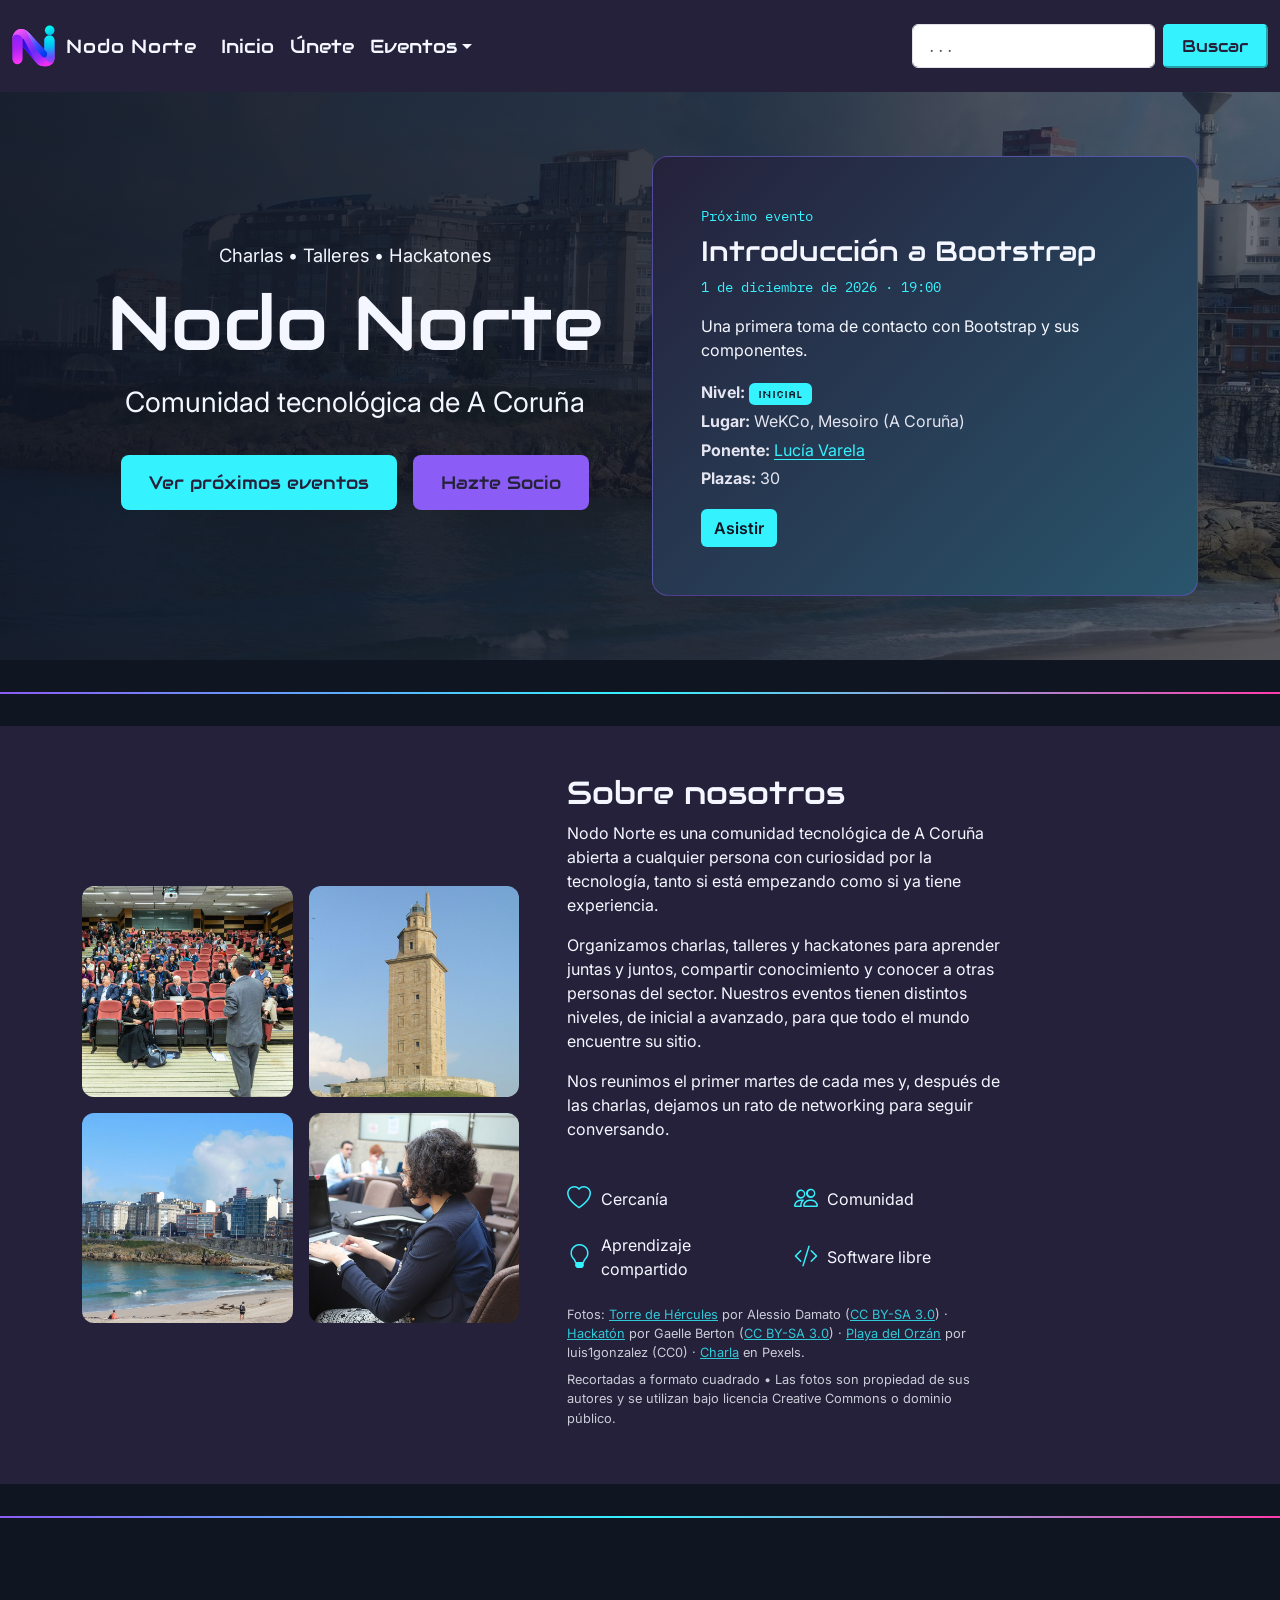
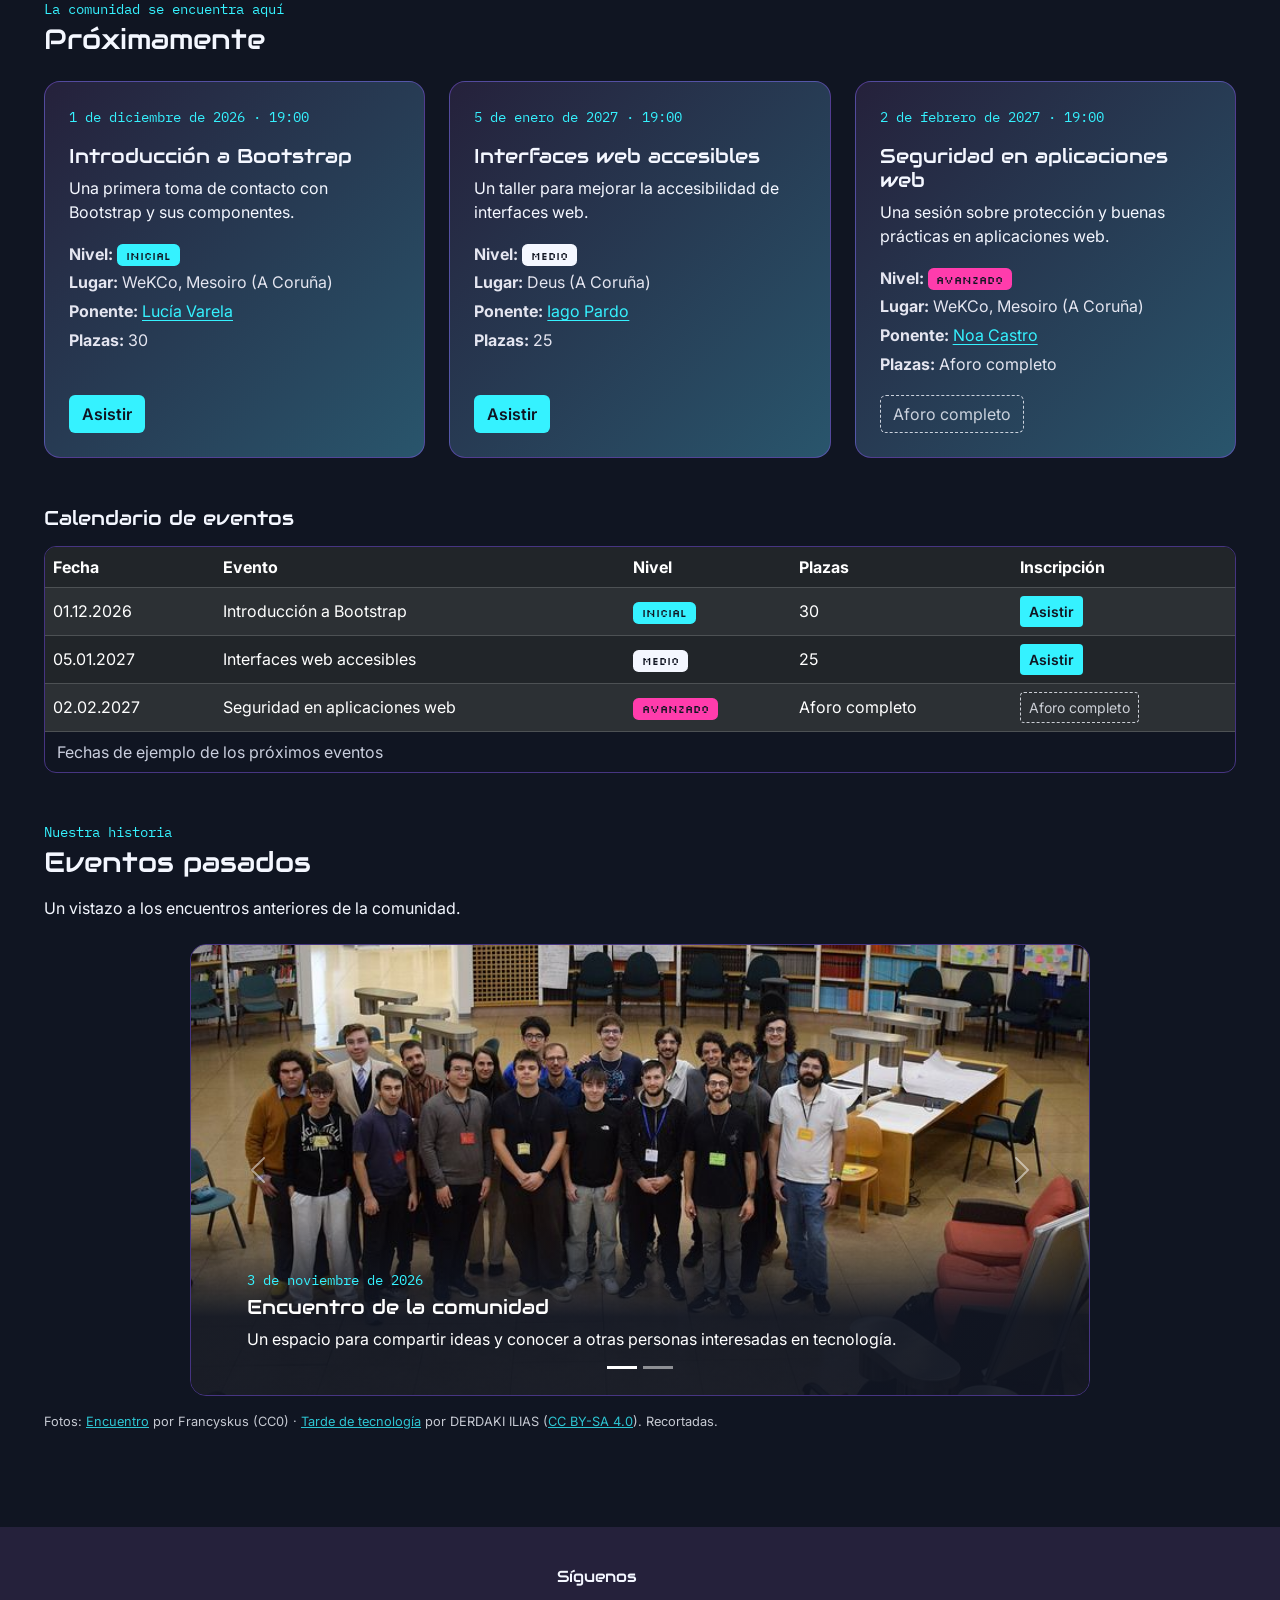
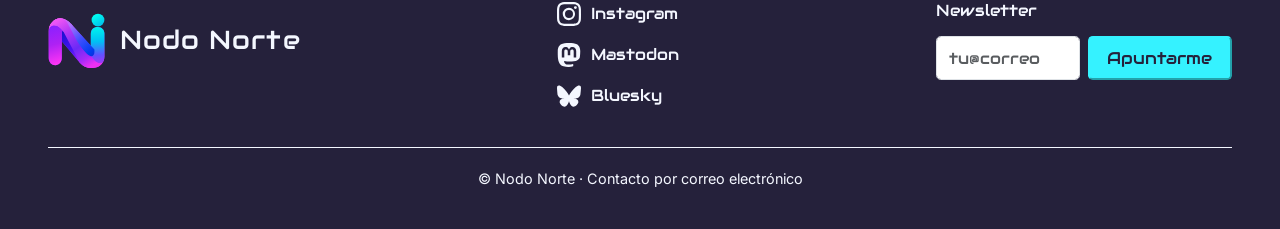
<file: src/index.html>
<!DOCTYPE html>
<html lang="es">

<head>
    <meta charset="UTF-8">
    <meta name="viewport" content="width=device-width, initial-scale=1">
    <link href="https://cdn.jsdelivr.net/npm/bootstrap@5.3.3/dist/css/bootstrap.min.css" rel="stylesheet">
    <link href="https://cdn.jsdelivr.net/npm/bootstrap-icons@1.11.3/font/bootstrap-icons.min.css" rel="stylesheet">
    <link href="css/global.css" rel="stylesheet">
    <link href="css/header.css" rel="stylesheet">
    <link href="css/footer.css" rel="stylesheet">
    <link href="css/index.css" rel="stylesheet">
    <script type="module" src="https://cdn.jsdelivr.net/npm/bootstrap@5.3.3/dist/js/bootstrap.bundle.min.js"></script>
    <title>Nodo Norte</title>
    <link rel="icon" type="image/png" href="./img/Favicon_Nodo-Norte.png">
    <link rel="preconnect" href="https://fonts.googleapis.com">
    <link rel="preconnect" href="https://fonts.gstatic.com" crossorigin>
    <link href="https://fonts.googleapis.com/css2?family=IBM+Plex+Mono:ital,wght@0,100;0,200;0,300;0,400;0,500;0,600;0,700;1,100;1,200;1,300;1,400;1,500;1,600;1,700&display=swap" rel="stylesheet">
    <link href="https://fonts.googleapis.com/css2?family=Silkscreen:wght@400;700&display=swap" rel="stylesheet">
    <link href="https://fonts.googleapis.com/css2?family=Audiowide&display=swap" rel="stylesheet">
    <link href="https://fonts.googleapis.com/css2?family=Inter:ital,opsz,wght@0,14..32,100..900;1,14..32,100..900&display=swap" rel="stylesheet">
</head>

<body>
    <header>
        <nav class="navbar navbar-expand-lg">
            <div class="container-fluid">
                <a class="navbar-brand" href="#"><span class="nn-logo" role="img"
                        aria-label="Nodo Norte. Comunidad tecnológica A Coruña"><img src="./img/nodo-norte-n.svg"
                            alt=""><span class="nn-logo-texto" aria-hidden="true">Nodo Norte</span></span></a>
                <button class="navbar-toggler" type="button" data-bs-toggle="collapse"
                    data-bs-target="#navbarSupportedContent" aria-controls="navbarSupportedContent"
                    aria-expanded="false" aria-label="Mostrar u ocultar el menú de navegación">
                    <span class="navbar-toggler-icon"></span>
                </button>
                <div class="collapse navbar-collapse" id="navbarSupportedContent">
                    <ul class="navbar-nav me-auto mb-2 mb-lg-0">
                        <li class="nav-item">
                            <a class="nav-link active" href="#">Inicio</a>
                        </li>
                        <li class="nav-item">
                            <a class="nav-link" href="./html/unete.html">Únete</a>
                        </li>
                        <li class="nav-item dropdown">
                            <a class="nav-link dropdown-toggle" href="#" role="button" data-bs-toggle="dropdown"
                                aria-expanded="false">Eventos</a>
                            <ul class="dropdown-menu">
                                <li><a class="dropdown-item" href="#eventos-pasados">Recientes</a></li>
                                <li><a class="dropdown-item" href="#eventos-futuros">Próximos</a></li>
                                <li>
                                    <hr class="dropdown-divider">
                                </li>
                                <li><a class="dropdown-item" href="#eventos-pasados">Pasados</a></li>
                            </ul>
                        </li>
                    </ul>
                    <form class="d-flex" role="search">
                        <label for="busqueda" class="visually-hidden">Buscar en el sitio</label>
                        <input id="busqueda" class="form-control me-2" type="search" placeholder=". . .">
                        <button class="btn-primary" type="submit">Buscar</button>
                    </form>
                </div>
            </div>
        </nav>
    </header>
    
    <main>
        <!-- Seccion del Hero. -->
        <section class="nn-hero-banda">
            <div class="container">
            <div class="row align-items-center">
                <div class="col-12 col-md-6 nn-hero-texto">
                    <p class="nn-hero-etiqueta">Charlas • Talleres • Hackatones</p>
                    <h1>Nodo Norte</h1>
                    <p class="nn-hero-subtitulo">Comunidad tecnológica de A Coruña</p>
                    <div class="nn-hero-botones">
                        <a href="#eventos" class="btn-primary-eventos">Ver próximos eventos</a>
                        <a href="./html/unete.html" class="btn-primary-socios">Hazte Socio</a>
                    </div>
                </div>
                <div class="col-12 col-md-6">
                    <article class="card nn-event-card nn-event-destacado h-100">
                        <div class="card-body p-4 p-lg-5">
                            <p class="nn-event-label mb-2">Próximo evento</p>
                            <h2 class="h3 card-title">Introducción a Bootstrap</h2>
                            <p class="nn-event-fecha">1 de diciembre de 2026 · 19:00</p>
                            <p>Una primera toma de contacto con Bootstrap y sus componentes.</p>
                            <ul class="list-unstyled nn-event-detalles">
                                <li><strong>Nivel:</strong> <span class="nn-nivel nn-nivel-inicial">Inicial</span></li>
                                <li><strong>Lugar:</strong> WeKCo, Mesoiro (A Coruña)</li>
                                <li><strong>Ponente:</strong> <button type="button" class="nn-ponente-btn" data-bs-toggle="modal" data-bs-target="#ponente-lucia">Lucía Varela</button></li>
                                <li><strong>Plazas:</strong> 30</li>
                            </ul>
                            <button type="button" class="btn nn-event-btn" data-bs-toggle="modal" data-bs-target="#inscripcion">Asistir</button>
                        </div>
                    </article>
                </div>
            </div>
            </div>
        </section>

        <hr class="nn-separador">

        <!-- Seccion de Sobre Nosotros. -->
        <section id="sobre-nosotros" class="nn-eventos nn-sobre-nosotros py-5" aria-labelledby="sobre-nosotros-titulo">
            <div class="container">
            <div class="row align-items-center gy-4 gx-lg-5">
                <div class="col-12 col-lg-5">
                    <div class="row row-cols-2 g-3 grid-sobre-nosotros">
                        <div class="col"><div class="ratio ratio-1x1"><img src="./img/sobre-nosotros/sobre-charla.jpg" alt="Ponente dando una charla ante un auditorio lleno" width="800" height="800" loading="lazy"></div></div>
                        <div class="col"><div class="ratio ratio-1x1"><img src="./img/sobre-nosotros/sobre-torre-hercules.jpg" alt="Torre de Hércules, el faro romano de A Coruña, bajo un cielo azul" width="800" height="800" loading="lazy"></div></div>
                        <div class="col"><div class="ratio ratio-1x1"><img src="./img/sobre-nosotros/sobre-playa-orzan.jpg" alt="Playa del Orzán en A Coruña con los edificios del paseo al fondo" width="800" height="800" loading="lazy"></div></div>
                        <div class="col"><div class="ratio ratio-1x1"><img src="./img/sobre-nosotros/sobre-hackaton.jpg" alt="Participante trabajando con su portátil durante un hackatón" width="800" height="800" loading="lazy"></div></div>
                    </div>
                </div>
                <div class="col-12 col-lg-5">
                    <h2 id="sobre-nosotros-titulo">Sobre nosotros</h2>
                    <p>Nodo Norte es una comunidad tecnológica de A Coruña abierta a cualquier persona con curiosidad por la tecnología, tanto si está empezando como si ya tiene experiencia.</p>
                    <p>Organizamos charlas, talleres y hackatones para aprender juntas y juntos, compartir conocimiento y conocer a otras personas del sector. Nuestros eventos tienen distintos niveles, de inicial a avanzado, para que todo el mundo encuentre su sitio.</p>
                    <p>Nos reunimos el primer martes de cada mes y, después de las charlas, dejamos un rato de networking para seguir conversando.</p>
                    <ul class="list-unstyled row row-cols-2 g-3 nn-valores">
                        <li class="col"><i class="bi bi-heart" aria-hidden="true"></i> Cercanía</li>
                        <li class="col"><i class="bi bi-people" aria-hidden="true"></i> Comunidad</li>
                        <li class="col"><i class="bi bi-lightbulb" aria-hidden="true"></i> Aprendizaje compartido</li>
                        <li class="col"><i class="bi bi-code-slash" aria-hidden="true"></i> Software libre</li>
                    </ul>
                    <div class="nn-creditos-imagenes">
                    <p>
                        Fotos:
                        <a href="https://commons.wikimedia.org/wiki/File:A_coruna_torre_de_hercules_sunset_edit.jpg" target="_blank" rel="noopener">Torre de Hércules</a>
                        por Alessio Damato (<a href="https://creativecommons.org/licenses/by-sa/3.0/" target="_blank" rel="noopener">CC BY-SA 3.0</a>) ·
                        <a href="https://commons.wikimedia.org/wiki/File:Wikimania_2014_-_Day_1_-_Hackathon_participants_05.JPG" target="_blank" rel="noopener">Hackatón</a>
                        por Gaelle Berton (<a href="https://creativecommons.org/licenses/by-sa/3.0/" target="_blank" rel="noopener">CC BY-SA 3.0</a>) ·
                        <a href="https://wordpress.org/photos/photo/253678bbbc/" target="_blank" rel="noopener">Playa del Orzán</a>
                        por luis1gonzalez (CC0) ·
                        <a href="https://www.pexels.com/photo/1709003" target="_blank" rel="noopener">Charla</a> en Pexels.
                    </p>
                    <p>Recortadas a formato cuadrado • Las fotos son propiedad de sus autores y se utilizan bajo licencia Creative Commons o dominio público.</p>
                    </div>
                </div>
            </div>
            </div>
        </section>

        <hr class="nn-separador">

        <!-- Seccion de Eventos. -->
        <section id="eventos" class="container-fluid nn-eventos py-5" aria-labelledby="eventos-titulo">
            <h2 id="eventos-titulo" class="visually-hidden">Eventos</h2>
            <section id="eventos-futuros" class="mb-5" aria-labelledby="futuros-titulo">
                <p class="nn-event-label mb-1">La comunidad se encuentra aquí</p>
                <h3 id="futuros-titulo" class="mb-4">Próximamente</h3>
                <div class="row g-4">
                    <div class="col-12 col-md-6 col-lg-4">
                        <article class="card nn-event-card h-100"><div class="card-body p-4 d-flex flex-column">
                            <p class="nn-event-fecha">1 de diciembre de 2026 · 19:00</p>
                            <h4 class="h5">Introducción a Bootstrap</h4>
                            <p>Una primera toma de contacto con Bootstrap y sus componentes.</p>
                            <ul class="list-unstyled nn-event-detalles">
                                <li><strong>Nivel:</strong> <span class="nn-nivel nn-nivel-inicial">Inicial</span></li>
                                <li><strong>Lugar:</strong> WeKCo, Mesoiro (A Coruña)</li>
                                <li><strong>Ponente:</strong> <button type="button" class="nn-ponente-btn" data-bs-toggle="modal" data-bs-target="#ponente-lucia">Lucía Varela</button></li>
                                <li><strong>Plazas:</strong> 30</li>
                            </ul>
                            <button type="button" class="btn nn-event-btn align-self-start mt-auto" data-bs-toggle="modal" data-bs-target="#inscripcion">Asistir</button>
                        </div></article>
                    </div>
                    <div class="col-12 col-md-6 col-lg-4">
                        <article class="card nn-event-card h-100"><div class="card-body p-4 d-flex flex-column">
                            <p class="nn-event-fecha">5 de enero de 2027 · 19:00</p>
                            <h4 class="h5">Interfaces web accesibles</h4>
                            <p>Un taller para mejorar la accesibilidad de interfaces web.</p>
                            <ul class="list-unstyled nn-event-detalles">
                                <li><strong>Nivel:</strong> <span class="nn-nivel nn-nivel-medio">Medio</span></li>
                                <li><strong>Lugar:</strong> Deus (A Coruña)</li>
                                <li><strong>Ponente:</strong> <button type="button" class="nn-ponente-btn" data-bs-toggle="modal" data-bs-target="#ponente-iago">Iago Pardo</button></li>
                                <li><strong>Plazas:</strong> 25</li>
                            </ul>
                            <button type="button" class="btn nn-event-btn align-self-start mt-auto" data-bs-toggle="modal" data-bs-target="#inscripcion">Asistir</button>
                        </div></article>
                    </div>
                    <div class="col-12 col-md-6 col-lg-4">
                        <article class="card nn-event-card h-100"><div class="card-body p-4 d-flex flex-column">
                            <p class="nn-event-fecha">2 de febrero de 2027 · 19:00</p>
                            <h4 class="h5">Seguridad en aplicaciones web</h4>
                            <p>Una sesión sobre protección y buenas prácticas en aplicaciones web.</p>
                            <ul class="list-unstyled nn-event-detalles">
                                <li><strong>Nivel:</strong> <span class="nn-nivel nn-nivel-avanzado">Avanzado</span></li>
                                <li><strong>Lugar:</strong> WeKCo, Mesoiro (A Coruña)</li>
                                <li><strong>Ponente:</strong> <button type="button" class="nn-ponente-btn" data-bs-toggle="modal" data-bs-target="#ponente-noa">Noa Castro</button></li>
                                <li><strong>Plazas:</strong> Aforo completo</li>
                            </ul>
                            <button type="button" class="btn nn-event-btn-completo align-self-start mt-auto" disabled>Aforo completo</button>
                        </div></article>
                    </div>
                </div>
                <div class="mt-5 d-none d-md-block">
                    <h4 class="h5 mb-3">Calendario de eventos</h4>
                    <div class="table-responsive nn-event-table-wrap">
                        <table class="table table-dark table-striped table-hover align-middle mb-0">
                            <caption>Fechas de ejemplo de los próximos eventos</caption>
                            <thead><tr><th scope="col">Fecha</th><th scope="col">Evento</th><th scope="col">Nivel</th><th scope="col">Plazas</th><th scope="col">Inscripción</th></tr></thead>
                            <tbody>
                                <tr><td>01.12.2026</td><td>Introducción a Bootstrap</td><td><span class="nn-nivel nn-nivel-inicial">Inicial</span></td><td>30</td><td><button type="button" class="btn btn-sm nn-event-btn" data-bs-toggle="modal" data-bs-target="#inscripcion">Asistir</button></td></tr>
                                <tr><td>05.01.2027</td><td>Interfaces web accesibles</td><td><span class="nn-nivel nn-nivel-medio">Medio</span></td><td>25</td><td><button type="button" class="btn btn-sm nn-event-btn" data-bs-toggle="modal" data-bs-target="#inscripcion">Asistir</button></td></tr>
                                <tr><td>02.02.2027</td><td>Seguridad en aplicaciones web</td><td><span class="nn-nivel nn-nivel-avanzado">Avanzado</span></td><td>Aforo completo</td><td><button type="button" class="btn btn-sm nn-event-btn-completo" disabled>Aforo completo</button></td></tr>
                            </tbody>
                        </table>
                    </div>
                </div>
            </section>

            <section id="eventos-pasados" aria-labelledby="pasados-titulo">
                <p class="nn-event-label mb-1">Nuestra historia</p>
                <h3 id="pasados-titulo" class="mb-3">Eventos pasados</h3>
                <p>Un vistazo a los encuentros anteriores de la comunidad.</p>
                <div id="carrusel-pasados" class="carousel slide nn-carrusel" role="region" aria-label="Fotos de eventos pasados">
                    <div class="carousel-indicators">
                        <button type="button" data-bs-target="#carrusel-pasados" data-bs-slide-to="0" class="active" aria-current="true" aria-label="Evento 1: Encuentro de la comunidad"></button>
                        <button type="button" data-bs-target="#carrusel-pasados" data-bs-slide-to="1" aria-label="Evento 2: Una tarde de tecnología"></button>
                    </div>
                    <div class="carousel-inner">
                        <div class="carousel-item active">
                            <img src="./img/eventos-pasados/encuentro-comunidad.jpg" class="d-block w-100" alt="Grupo de participantes posando juntos en una sala con estanterías de libros" width="800" height="450">
                            <div class="carousel-caption">
                                <p class="nn-event-fecha mb-1">3 de noviembre de 2026</p>
                                <h4 class="h5">Encuentro de la comunidad</h4>
                                <p class="mb-0 d-none d-md-block">Un espacio para compartir ideas y conocer a otras personas interesadas en tecnología.</p>
                            </div>
                        </div>
                        <div class="carousel-item">
                            <img src="./img/eventos-pasados/tarde-tecnologia.jpg" class="d-block w-100" alt="Participantes trabajando con sus portátiles en una sala de conferencias" width="800" height="450" loading="lazy">
                            <div class="carousel-caption">
                                <p class="nn-event-fecha mb-1">Octubre de 2026</p>
                                <h4 class="h5">Una tarde de tecnología</h4>
                                <p class="mb-0 d-none d-md-block">Una jornada para aprender y compartir en comunidad.</p>
                            </div>
                        </div>
                    </div>
                    <button class="carousel-control-prev" type="button" data-bs-target="#carrusel-pasados" data-bs-slide="prev">
                        <span class="carousel-control-prev-icon" aria-hidden="true"></span>
                        <span class="visually-hidden">Evento anterior</span>
                    </button>
                    <button class="carousel-control-next" type="button" data-bs-target="#carrusel-pasados" data-bs-slide="next">
                        <span class="carousel-control-next-icon" aria-hidden="true"></span>
                        <span class="visually-hidden">Evento siguiente</span>
                    </button>
                </div>
                <p class="nn-creditos-imagenes mt-3">
                    Fotos:
                    <a href="https://commons.wikimedia.org/wiki/File:WikiGiovani_Meetup_2026_-_group_photo_01.jpg" target="_blank" rel="noopener">Encuentro</a>
                    por Francyskus (CC0) ·
                    <a href="https://commons.wikimedia.org/wiki/File:Wikimedia_Morocco_Mini-Hackathon_2026_day_1_-_Participants_working_on_laptops_at_a_curved_conference_table_-_0001.jpg" target="_blank" rel="noopener">Tarde de tecnología</a>
                    por DERDAKI ILIAS (<a href="https://creativecommons.org/licenses/by-sa/4.0/" target="_blank" rel="noopener">CC BY-SA 4.0</a>). Recortadas.
                </p>
            </section>
        </section>

        <!-- el aria lo ponemos para que el lector de pantalla diga el titulo del modal y el role lo ponemos porque el validador nos saltaba error por usar el aria en un div sin role. -->
        <div class="modal fade nn-modal" id="inscripcion" tabindex="-1" role="dialog" aria-labelledby="inscripcion-titulo" aria-hidden="true">
            <div class="modal-dialog modal-dialog-centered">
                <div class="modal-content">
                    <div class="modal-header">
                        <h2 class="modal-title h4" id="inscripcion-titulo">Inscripción al evento</h2>
                        <button type="button" class="btn-close btn-close-white" data-bs-dismiss="modal" aria-label="Cerrar"></button>
                    </div>
                    <div class="modal-body">
                        <form class="needs-validation" novalidate>
                            <div class="mb-3">
                                <label for="inscripcion-evento" class="form-label">Evento</label>
                                <select id="inscripcion-evento" class="form-select" required>
                                    <option value="" selected disabled>Elige un evento</option>
                                    <option>Introducción a Bootstrap</option>
                                    <option>Interfaces web accesibles</option>
                                </select>
                                <div class="invalid-feedback">Elige un evento.</div>
                            </div>
                            <div class="mb-3">
                                <label for="inscripcion-nombre" class="form-label">Nombre y apellidos</label>
                                <input id="inscripcion-nombre" type="text" class="form-control" autocomplete="name" required>
                                <div class="invalid-feedback">Escribe tu nombre y apellidos.</div>
                            </div>
                            <div class="mb-3">
                                <label for="inscripcion-correo" class="form-label">Correo electrónico</label>
                                <input id="inscripcion-correo" type="email" class="form-control" autocomplete="email" required>
                                <div class="invalid-feedback">Introduce un correo válido.</div>
                            </div>
                            <div class="form-check mb-3">
                                <input id="inscripcion-socio" type="checkbox" class="form-check-input">
                                <label for="inscripcion-socio" class="form-check-label">Soy socio o socia (tengo prioridad)</label>
                            </div>
                            <div class="form-check mb-4">
                                <input id="inscripcion-acepto" type="checkbox" class="form-check-input" required>
                                <label for="inscripcion-acepto" class="form-check-label">Acepto que me escriban sobre este evento</label>
                                <div class="invalid-feedback">Tienes que aceptarlo para apuntarte.</div>
                            </div>
                            <button type="submit" class="btn nn-event-btn">Reservar plaza</button>
                            <button type="button" class="btn nn-modal-cerrar" data-bs-dismiss="modal">Cancelar</button>
                        </form>
                    </div>
                </div>
            </div>
        </div>

        <!-- el aria lo ponemos para que el lector de pantalla diga el titulo del modal y el role lo ponemos porque el validador nos saltaba error por usar el aria en un div sin role. -->
        <div class="modal fade nn-modal" id="ponente-lucia" tabindex="-1" role="dialog" aria-labelledby="ponente-lucia-titulo" aria-hidden="true">
            <div class="modal-dialog modal-dialog-centered">
                <div class="modal-content">
                    <div class="modal-header">
                        <h2 class="modal-title h4" id="ponente-lucia-titulo">Lucía Varela</h2>
                        <button type="button" class="btn-close btn-close-white" data-bs-dismiss="modal" aria-label="Cerrar"></button>
                    </div>
                    <div class="modal-body">
                        <p class="nn-ponente-cargo">Desarrolladora front-end y formadora</p>
                        <p>Le gusta explicar HTML, CSS y Bootstrap desde cero, sin dar nada por sabido. Ha ayudado a muchas personas a maquetar su primera web.</p>
                        <ul class="list-unstyled nn-event-detalles mb-0">
                            <li><strong>Charla:</strong> Introducción a Bootstrap</li>
                            <li><strong>Cuándo:</strong> 1 de diciembre de 2026 · 19:00</li>
                            <li><strong>Dónde:</strong> WeKCo, Mesoiro (A Coruña)</li>
                        </ul>
                    </div>
                    <div class="modal-footer">
                        <button type="button" class="btn nn-event-btn" data-bs-toggle="modal" data-bs-target="#inscripcion">Asistir</button>
                        <button type="button" class="btn nn-modal-cerrar" data-bs-dismiss="modal">Cerrar</button>
                    </div>
                </div>
            </div>
        </div>

        <!-- el aria lo ponemos para que el lector de pantalla diga el titulo del modal y el role lo ponemos porque el validador nos saltaba error por usar el aria en un div sin role. -->
        <div class="modal fade nn-modal" id="ponente-iago" tabindex="-1" role="dialog" aria-labelledby="ponente-iago-titulo" aria-hidden="true">
            <div class="modal-dialog modal-dialog-centered">
                <div class="modal-content">
                    <div class="modal-header">
                        <h2 class="modal-title h4" id="ponente-iago-titulo">Iago Pardo</h2>
                        <button type="button" class="btn-close btn-close-white" data-bs-dismiss="modal" aria-label="Cerrar"></button>
                    </div>
                    <div class="modal-body">
                        <p class="nn-ponente-cargo">Especialista en accesibilidad web</p>
                        <p>Revisa interfaces con teclado y lector de pantalla y ayuda a los equipos a corregir lo que impide usar una web a todo el mundo.</p>
                        <ul class="list-unstyled nn-event-detalles mb-0">
                            <li><strong>Taller:</strong> Interfaces web accesibles</li>
                            <li><strong>Cuándo:</strong> 5 de enero de 2027 · 19:00</li>
                            <li><strong>Dónde:</strong> Deus (A Coruña)</li>
                        </ul>
                    </div>
                    <div class="modal-footer">
                        <button type="button" class="btn nn-event-btn" data-bs-toggle="modal" data-bs-target="#inscripcion">Asistir</button>
                        <button type="button" class="btn nn-modal-cerrar" data-bs-dismiss="modal">Cerrar</button>
                    </div>
                </div>
            </div>
        </div>

        <!-- el aria lo ponemos para que el lector de pantalla diga el titulo del modal y el role lo ponemos porque el validador nos saltaba error por usar el aria en un div sin role. -->
        <div class="modal fade nn-modal" id="ponente-noa" tabindex="-1" role="dialog" aria-labelledby="ponente-noa-titulo" aria-hidden="true">
            <div class="modal-dialog modal-dialog-centered">
                <div class="modal-content">
                    <div class="modal-header">
                        <h2 class="modal-title h4" id="ponente-noa-titulo">Noa Castro</h2>
                        <button type="button" class="btn-close btn-close-white" data-bs-dismiss="modal" aria-label="Cerrar"></button>
                    </div>
                    <div class="modal-body">
                        <p class="nn-ponente-cargo">Ingeniera de seguridad de aplicaciones</p>
                        <p>Trabaja en protección y buenas prácticas para aplicaciones web, y le interesa contarlo de forma que se entienda sin ser experta.</p>
                        <ul class="list-unstyled nn-event-detalles mb-0">
                            <li><strong>Charla:</strong> Seguridad en aplicaciones web</li>
                            <li><strong>Cuándo:</strong> 2 de febrero de 2027 · 19:00</li>
                            <li><strong>Dónde:</strong> WeKCo, Mesoiro (A Coruña)</li>
                        </ul>
                    </div>
                    <div class="modal-footer">
                        <button type="button" class="btn nn-event-btn-completo" disabled>Aforo completo</button>
                        <button type="button" class="btn nn-modal-cerrar" data-bs-dismiss="modal">Cerrar</button>
                    </div>
                </div>
            </div>
        </div>
    </main>

    <footer>
        <div class="container-fluid px-4 px-lg-5">
            <div class="row gy-4 align-items-center justify-content-md-between">
                <div class="col-12 col-md-auto nn-footer-logo">
                    <span class="nn-logo" role="img" aria-label="Nodo Norte. Comunidad tecnológica A Coruña"><img
                            src="./img/nodo-norte-n.svg" alt=""><span class="nn-logo-texto" aria-hidden="true">Nodo
                            Norte</span></span>
                </div>
                <div class="col-12 col-md-auto nn-footer-social">
                    <h3 class="h6 mb-3">Síguenos</h3>
                    <ul class="list-unstyled mb-0">
                        <li>
                            <a href="https://www.instagram.com/" target="_blank">
                                <img src="./img/logo-instagram.svg" alt="">
                                Instagram
                            </a>
                        </li>
                        <li>
                            <a href="https://mastodon.social/explore" target="_blank">
                                <img src="./img/logo-mastodon.svg" alt="">
                                Mastodon
                            </a>
                        </li>
                        <li>
                            <a href="https://bsky.app/" target="_blank">
                                <img src="./img/logo-bluesky.svg" alt="">
                                Bluesky
                            </a>
                        </li>
                    </ul>
                </div>
                <div class="col-12 col-md-auto nn-footer-newsletter">
                    <h3 class="h6 mb-3">Newsletter</h3>
                    <form class="needs-validation" novalidate>
                        <label for="correo-footer" class="visually-hidden">Tu correo electrónico</label>
                        <div class="input-group">
                            <input id="correo-footer" type="email" class="form-control" placeholder="tu@correo"
                                required aria-describedby="correo-footer-error">
                            <button class="btn-primary" type="submit">Apuntarme</button>
                        </div>
                        <div id="correo-footer-error" class="invalid-feedback">Introduce un correo válido.</div>
                    </form>
                </div>
            </div>
            <p class="mb-0 copyright-text text-center">© Nodo Norte ·
                <a href="mailto:info@nodonorte.org">Contacto por correo electrónico</a>
            </p>
        </div>
    </footer>
    <script src="./js/validacion.js"></script>
</body>

</html>
</file>
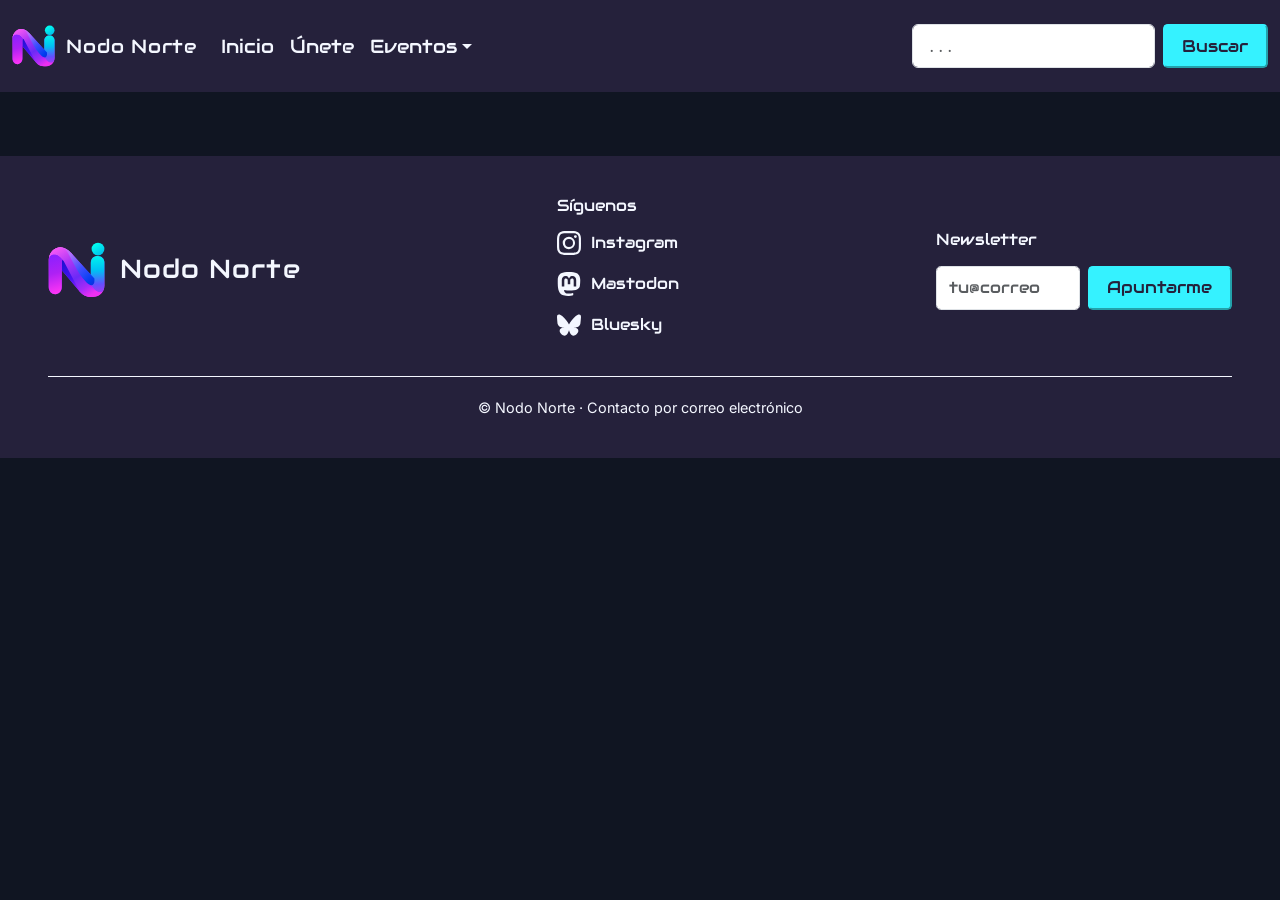
<file: src/html/plantilla-pagina-nueva.html>
<!DOCTYPE html>
<html lang="es">

<head>
    <meta charset="UTF-8">
    <meta name="viewport" content="width=device-width, initial-scale=1">
    <link href="https://cdn.jsdelivr.net/npm/bootstrap@5.3.3/dist/css/bootstrap.min.css" rel="stylesheet">
    <link href="../css/global.css" rel="stylesheet">
    <link href="../css/header.css" rel="stylesheet">
    <link href="../css/footer.css" rel="stylesheet">
    <script type="module" src="https://cdn.jsdelivr.net/npm/bootstrap@5.3.3/dist/js/bootstrap.bundle.min.js"></script>
    <title>Nodo Norte</title>
    <link rel="icon" type="image/png" href="../img/Favicon_Nodo-Norte.png">
    <link rel="preconnect" href="https://fonts.googleapis.com">
    <link rel="preconnect" href="https://fonts.gstatic.com" crossorigin>
    <link
        href="https://fonts.googleapis.com/css2?family=IBM+Plex+Mono:ital,wght@0,100;0,200;0,300;0,400;0,500;0,600;0,700;1,100;1,200;1,300;1,400;1,500;1,600;1,700&display=swap"
        rel="stylesheet">
    <link href="https://fonts.googleapis.com/css2?family=Silkscreen:wght@400;700&display=swap" rel="stylesheet">
    <link href="https://fonts.googleapis.com/css2?family=Audiowide&display=swap" rel="stylesheet">
    <link
        href="https://fonts.googleapis.com/css2?family=Inter:ital,opsz,wght@0,14..32,100..900;1,14..32,100..900&display=swap"
        rel="stylesheet">
</head>

<body>
    <header>
        <nav class="navbar navbar-expand-lg">
            <div class="container-fluid">
                <a class="navbar-brand" href="#"><span class="nn-logo" role="img"
                        aria-label="Nodo Norte. Comunidad tecnológica A Coruña"><img src="../img/nodo-norte-n.svg"
                            alt=""><span class="nn-logo-texto" aria-hidden="true">Nodo Norte</span></span></a>
                <button class="navbar-toggler" type="button" data-bs-toggle="collapse"
                    data-bs-target="#navbarSupportedContent" aria-controls="navbarSupportedContent"
                    aria-expanded="false" aria-label="Toggle navigation">
                    <span class="navbar-toggler-icon"></span>
                </button>
                <div class="collapse navbar-collapse" id="navbarSupportedContent">
                    <ul class="navbar-nav me-auto mb-2 mb-lg-0">
                        <li class="nav-item">
                            <a class="nav-link" href="#">Inicio</a>
                        </li>
                        <li class="nav-item">
                            <a class="nav-link" href="#">Únete</a>
                        </li>
                        <li class="nav-item dropdown">
                            <a class="nav-link dropdown-toggle" href="#" role="button" data-bs-toggle="dropdown"
                                aria-expanded="false">Eventos</a>
                            <ul class="dropdown-menu">
                                <li><a class="dropdown-item" href="#">Recientes</a></li>
                                <li><a class="dropdown-item" href="#">Próximos</a></li>
                                <li>
                                    <hr class="dropdown-divider">
                                </li>
                                <li><a class="dropdown-item" href="#">Pasados</a></li>
                            </ul>
                        </li>
                    </ul>
                    <form class="d-flex" role="search">
                        <input class="form-control me-2" type="search" placeholder=". . ." aria-label="Search" />
                        <button class="btn-primary" type="submit">Buscar</button>
                    </form>
                </div>
            </div>
        </nav>
    </header>
    <main>
    </main>
    <footer>
        <div class="container-fluid px-4 px-lg-5">
            <div class="row gy-4 align-items-center justify-content-md-between">
                <div class="col-12 col-md-auto nn-footer-logo">
                    <span class="nn-logo" role="img" aria-label="Nodo Norte. Comunidad tecnológica A Coruña"><img
                            src="../img/nodo-norte-n.svg" alt=""><span class="nn-logo-texto" aria-hidden="true">Nodo
                            Norte</span></span>
                </div>
                <div class="col-12 col-md-auto nn-footer-social">
                    <h3 class="h6 mb-3">Síguenos</h3>
                    <ul class="list-unstyled mb-0">
                        <li>
                            <a href="https://www.instagram.com/" target="_blank">
                                <img src="../img/logo-instagram.svg" alt="">
                                Instagram
                            </a>
                        </li>
                        <li>
                            <a href="https://mastodon.social/explore" target="_blank">
                                <img src="../img/logo-mastodon.svg" alt="">
                                Mastodon
                            </a>
                        </li>
                        <li>
                            <a href="https://bsky.app/" target="_blank">
                                <img src="../img/logo-bluesky.svg" alt="">
                                Bluesky
                            </a>
                        </li>
                    </ul>
                </div>
                <div class="col-12 col-md-auto nn-footer-newsletter">
                    <h3 class="h6 mb-3">Newsletter</h3>
                    <form class="needs-validation" novalidate>
                        <div class="input-group">
                            <input id="correo-footer" type="email" class="form-control" placeholder="tu@correo"
                                required>
                            <button class="btn-primary" type="submit">Apuntarme</button>
                        </div>
                        <div class="invalid-feedback">Introduce un correo válido.</div>
                    </form>
                </div>
            </div>
            <p class="mb-0 copyright-text text-center">© Nodo Norte ·
                <a href="mailto:info@nodonorte.org">Contacto por correo electrónico</a>
            </p>
        </div>
    </footer>
    <script src="../js/validacion.js"></script>
</body>

</html>
</file>
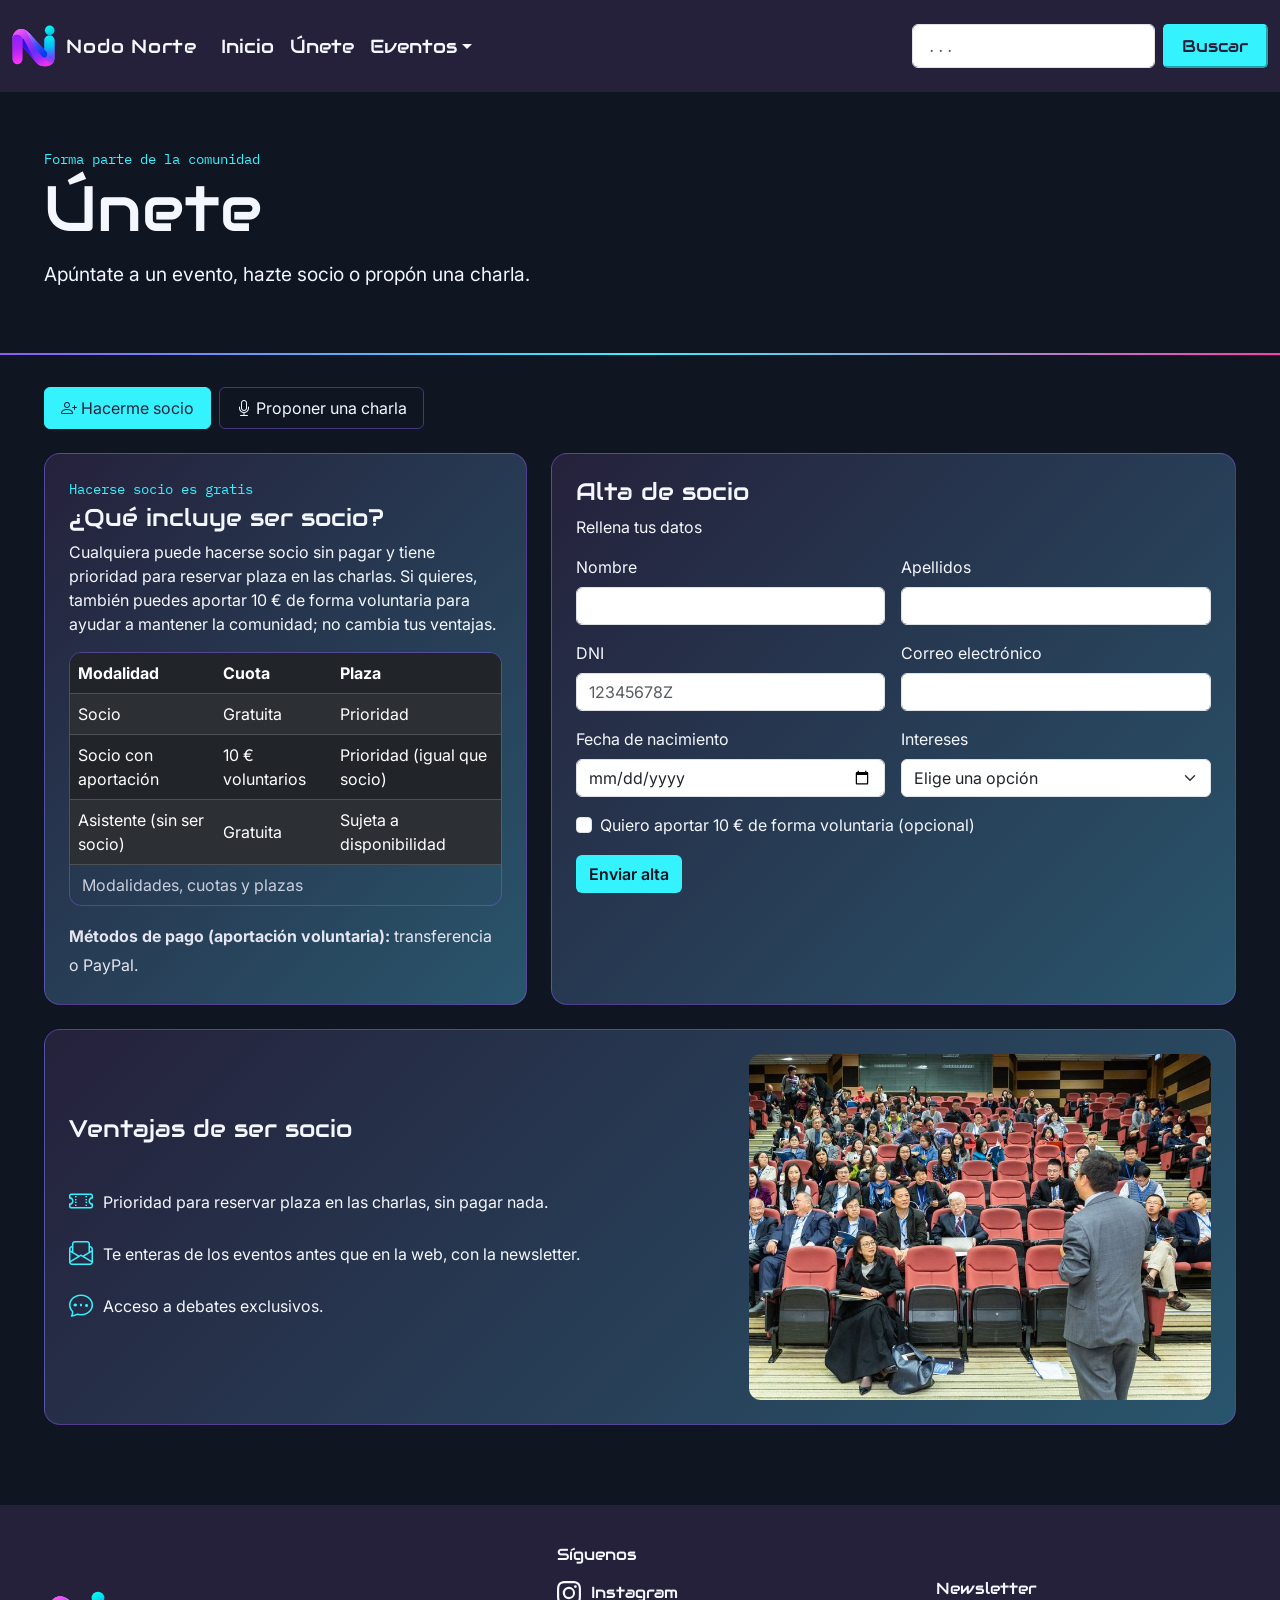
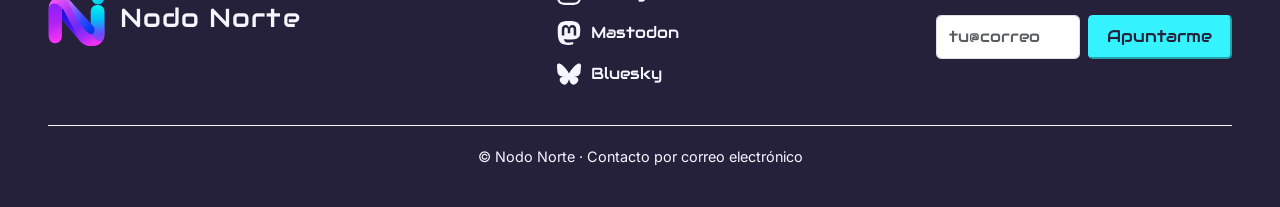
<file: src/html/unete.html>
<!DOCTYPE html>
<html lang="es">

<head>
    <meta charset="UTF-8">
    <meta name="viewport" content="width=device-width, initial-scale=1">
    <link href="https://cdn.jsdelivr.net/npm/bootstrap@5.3.3/dist/css/bootstrap.min.css" rel="stylesheet">
    <link href="https://cdn.jsdelivr.net/npm/bootstrap-icons@1.11.3/font/bootstrap-icons.min.css" rel="stylesheet">
    <link href="../css/global.css" rel="stylesheet">
    <link href="../css/header.css" rel="stylesheet">
    <link href="../css/footer.css" rel="stylesheet">
    <link href="../css/index.css" rel="stylesheet">
    <link href="../css/unete.css" rel="stylesheet">
    <script type="module" src="https://cdn.jsdelivr.net/npm/bootstrap@5.3.3/dist/js/bootstrap.bundle.min.js"></script>
    <title>Únete | Nodo Norte</title>
    <link rel="icon" type="image/png" href="../img/Favicon_Nodo-Norte.png">
    <link rel="preconnect" href="https://fonts.googleapis.com">
    <link rel="preconnect" href="https://fonts.gstatic.com" crossorigin>
    <link
        href="https://fonts.googleapis.com/css2?family=IBM+Plex+Mono:ital,wght@0,100;0,200;0,300;0,400;0,500;0,600;0,700;1,100;1,200;1,300;1,400;1,500;1,600;1,700&display=swap"
        rel="stylesheet">
    <link href="https://fonts.googleapis.com/css2?family=Silkscreen:wght@400;700&display=swap" rel="stylesheet">
    <link href="https://fonts.googleapis.com/css2?family=Audiowide&display=swap" rel="stylesheet">
    <link
        href="https://fonts.googleapis.com/css2?family=Inter:ital,opsz,wght@0,14..32,100..900;1,14..32,100..900&display=swap"
        rel="stylesheet">
</head>

<body>
    <header>
        <nav class="navbar navbar-expand-lg">
            <div class="container-fluid">
                <a class="navbar-brand" href="../index.html"><span class="nn-logo" role="img"
                        aria-label="Nodo Norte. Comunidad tecnológica A Coruña"><img src="../img/nodo-norte-n.svg"
                            alt=""><span class="nn-logo-texto" aria-hidden="true">Nodo Norte</span></span></a>
                <button class="navbar-toggler" type="button" data-bs-toggle="collapse"
                    data-bs-target="#navbarSupportedContent" aria-controls="navbarSupportedContent"
                    aria-expanded="false" aria-label="Mostrar u ocultar el menú de navegación">
                    <span class="navbar-toggler-icon"></span>
                </button>
                <div class="collapse navbar-collapse" id="navbarSupportedContent">
                    <ul class="navbar-nav me-auto mb-2 mb-lg-0">
                        <li class="nav-item">
                            <a class="nav-link" href="../index.html">Inicio</a>
                        </li>
                        <li class="nav-item">
                            <a class="nav-link active" href="unete.html">Únete</a>
                        </li>
                        <li class="nav-item dropdown">
                            <a class="nav-link dropdown-toggle" href="#" role="button" data-bs-toggle="dropdown"
                                aria-expanded="false">Eventos</a>
                            <ul class="dropdown-menu">
                                <li><a class="dropdown-item" href="../index.html#eventos-pasados">Recientes</a></li>
                                <li><a class="dropdown-item" href="../index.html#eventos-futuros">Próximos</a></li>
                                <li>
                                    <hr class="dropdown-divider">
                                </li>
                                <li><a class="dropdown-item" href="../index.html#eventos-pasados">Pasados</a></li>
                            </ul>
                        </li>
                    </ul>
                    <form class="d-flex" role="search">
                        <label for="busqueda" class="visually-hidden">Buscar en el sitio</label>
                        <input id="busqueda" class="form-control me-2" type="search" placeholder=". . .">
                        <button class="btn-primary" type="submit">Buscar</button>
                    </form>
                </div>
            </div>
        </nav>
    </header>

    <main>

        <!-- Seccion de introduccion de la pagina. -->
        <section class="container-fluid nn-eventos nn-unete-intro pt-4 pb-3" aria-labelledby="unete-titulo">
            <p class="nn-event-label mb-1">Forma parte de la comunidad</p>
            <h1 id="unete-titulo">Únete</h1>
            <p class="nn-unete-subtitulo">Apúntate a un evento, hazte socio o propón una charla.</p>
        </section>

        <hr class="nn-separador">

        <!-- Seccion de opciones. -->
        <section class="container-fluid nn-eventos pb-5" aria-label="Opciones para unirte">
            <ul class="nav nav-pills nn-unete-tabs mb-4" id="unete-tabs" role="tablist">
                <li class="nav-item" role="presentation">
                    <button class="nav-link active" id="tab-socio" data-bs-toggle="pill" data-bs-target="#panel-socio"
                        type="button" role="tab" aria-controls="panel-socio" aria-selected="true">
                        <i class="bi bi-person-plus" aria-hidden="true"></i> Hacerme socio</button>
                </li>
                <li class="nav-item" role="presentation">
                    <button class="nav-link" id="tab-charla" data-bs-toggle="pill" data-bs-target="#panel-charla"
                        type="button" role="tab" aria-controls="panel-charla" aria-selected="false">
                        <i class="bi bi-mic" aria-hidden="true"></i> Proponer una charla</button>
                </li>
            </ul>

            <div class="tab-content">

                <div class="tab-pane fade show active" id="panel-socio" role="tabpanel" aria-labelledby="tab-socio"
                    tabindex="0">
                    <div class="row g-4">

                        <div class="col-12 col-lg-5">
                            <article class="card nn-event-card h-100">
                                <div class="card-body p-4">
                                    <p class="nn-event-label mb-1">Hacerse socio es gratis</p>
                                    <h2 class="h4">¿Qué incluye ser socio?</h2>
                                    <p>Cualquiera puede hacerse socio sin pagar y tiene prioridad para reservar plaza en
                                        las charlas. Si quieres, también puedes aportar 10 € de forma voluntaria para
                                        ayudar a mantener la comunidad; no cambia tus ventajas.</p>
                                    <div class="table-responsive nn-event-table-wrap mb-3">
                                        <table class="table table-dark table-striped table-hover align-middle mb-0">
                                            <caption>Modalidades, cuotas y plazas</caption>
                                            <thead>
                                                <tr>
                                                    <th scope="col">Modalidad</th>
                                                    <th scope="col">Cuota</th>
                                                    <th scope="col">Plaza</th>
                                                </tr>
                                            </thead>
                                            <tbody>
                                                <tr>
                                                    <td>Socio</td>
                                                    <td>Gratuita</td>
                                                    <td>Prioridad</td>
                                                </tr>
                                                <tr>
                                                    <td>Socio con aportación</td>
                                                    <td>10 € voluntarios</td>
                                                    <td>Prioridad (igual que socio)</td>
                                                </tr>
                                                <tr>
                                                    <td>Asistente (sin ser socio)</td>
                                                    <td>Gratuita</td>
                                                    <td>Sujeta a disponibilidad</td>
                                                </tr>
                                            </tbody>
                                        </table>
                                    </div>
                                    <p class="mb-0 nn-event-detalles"><strong>Métodos de pago (aportación voluntaria):</strong> transferencia o PayPal.</p>
                                </div>
                            </article>
                        </div>

                        <!-- Formulario de alta de socio. -->
                        <div class="col-12 col-lg-7">
                            <article class="card nn-event-card h-100">
                                <div class="card-body p-4">
                                    <h2 class="h4">Alta de socio</h2>
                                    <p>Rellena tus datos</p>
                                    <form class="needs-validation" novalidate>
                                        <div class="row g-3">
                                            <div class="col-12 col-md-6">
                                                <label for="socio-nombre" class="form-label">Nombre</label>
                                                <input id="socio-nombre" type="text" class="form-control" required>
                                                <div class="invalid-feedback">Escribe tu nombre.</div>
                                            </div>
                                            <div class="col-12 col-md-6">
                                                <label for="socio-apellidos" class="form-label">Apellidos</label>
                                                <input id="socio-apellidos" type="text" class="form-control" required>
                                                <div class="invalid-feedback">Escribe tus apellidos.</div>
                                            </div>
                                            <div class="col-12 col-md-6">
                                                <label for="socio-dni" class="form-label">DNI</label>
                                                <input id="socio-dni" type="text" class="form-control"
                                                    placeholder="12345678Z" pattern="[0-9]{8}[A-Za-z]" required>
                                                <div class="invalid-feedback">Escribe un DNI válido: 8 números y una letra.</div>
                                            </div>
                                            <div class="col-12 col-md-6">
                                                <label for="socio-correo" class="form-label">Correo electrónico</label>
                                                <input id="socio-correo" type="email" class="form-control" required>
                                                <div class="invalid-feedback">Introduce un correo válido.</div>
                                            </div>
                                            <div class="col-12 col-md-6">
                                                <label for="socio-nacimiento" class="form-label">Fecha de
                                                    nacimiento</label>
                                                <input id="socio-nacimiento" type="date" class="form-control" required>
                                                <div class="invalid-feedback">Indica tu fecha de nacimiento.</div>
                                            </div>
                                            <div class="col-12 col-md-6">
                                                <label for="socio-intereses" class="form-label">Intereses</label>
                                                <select id="socio-intereses" class="form-select" required>
                                                    <option value="" selected disabled>Elige una opción</option>
                                                    <option>Desarrollo web</option>
                                                    <option>Accesibilidad</option>
                                                    <option>Seguridad</option>
                                                    <option>Software libre</option>
                                                </select>
                                                <div class="invalid-feedback">Elige una opción.</div>
                                            </div>
                                            <div class="col-12">
                                                <div class="form-check">
                                                    <input id="socio-aportar" type="checkbox" class="form-check-input">
                                                    <label for="socio-aportar" class="form-check-label">Quiero aportar
                                                        10 € de forma voluntaria (opcional)</label>
                                                </div>
                                            </div>
                                            <div class="col-12">
                                                <button type="submit" class="btn nn-event-btn">Enviar alta</button>
                                            </div>
                                        </div>
                                    </form>
                                </div>
                            </article>
                        </div>

                        <!-- Sección de Ventajas de ser socio. -->
                        <div class="col-12">
                            <article class="card nn-event-card">
                                <div class="card-body p-4">
                                    <div class="row align-items-center g-4">
                                        <div class="col-12 col-md-7">
                                            <h2 class="h4">Ventajas de ser socio</h2>
                                            <ul class="list-unstyled row row-cols-1 g-3 nn-valores">
                                                <li class="col"><i class="bi bi-ticket-perforated" aria-hidden="true"></i> Prioridad para reservar plaza en las charlas, sin pagar nada.</li>
                                                <li class="col"><i class="bi bi-envelope-paper" aria-hidden="true"></i> Te enteras de los eventos antes que en la web, con la newsletter.</li>
                                                <li class="col"><i class="bi bi-chat-dots" aria-hidden="true"></i> Acceso a debates exclusivos.</li>
                                            </ul>
                                        </div>
                                        <div class="col-12 col-md-5">
                                            <div class="ratio ratio-4x3 grid-sobre-nosotros">
                                                <img src="../img/sobre-nosotros/sobre-charla.jpg" alt="Ponente dando una charla ante un auditorio lleno" width="800" height="600" loading="lazy">
                                            </div>
                                        </div>
                                    </div>
                                </div>
                            </article>
                        </div>
                    </div>
                </div>

                <!-- Sección de Proponer una charla. -->
                <div class="tab-pane fade" id="panel-charla" role="tabpanel" aria-labelledby="tab-charla" tabindex="0">
                    <article class="card nn-event-card">
                        <div class="card-body p-4">
                            <h2 class="h4">Propón una charla</h2>
                            <p>Cuéntanos qué te gustaría compartir con la comunidad.</p>
                            <form class="needs-validation" novalidate>
                                <div class="row g-3">
                                    <div class="col-12 col-md-6">
                                        <label for="charla-nombre" class="form-label">Nombre</label>
                                        <input id="charla-nombre" type="text" class="form-control" autocomplete="name" required>
                                        <div class="invalid-feedback">Escribe tu nombre.</div>
                                    </div>
                                    <div class="col-12 col-md-6">
                                        <label for="charla-correo" class="form-label">Correo electrónico</label>
                                        <input id="charla-correo" type="email" class="form-control" autocomplete="email" required>
                                        <div class="invalid-feedback">Introduce un correo válido.</div>
                                    </div>
                                    <div class="col-12">
                                        <label for="charla-tema" class="form-label">Tema</label>
                                        <input id="charla-tema" type="text" class="form-control" required>
                                        <div class="invalid-feedback">Escribe el tema de la charla.</div>
                                    </div>
                                    <div class="col-12 col-md-4">
                                        <label for="charla-tipo" class="form-label">Tipo</label>
                                        <select id="charla-tipo" class="form-select" required>
                                            <option value="" selected disabled>Elige una opción</option>
                                            <option>Charla</option>
                                            <option>Taller</option>
                                            <option>Hackatón</option>
                                        </select>
                                        <div class="invalid-feedback">Elige un tipo.</div>
                                    </div>
                                    <div class="col-12 col-md-4">
                                        <label for="charla-nivel" class="form-label">Nivel</label>
                                        <select id="charla-nivel" class="form-select" required>
                                            <option value="" selected disabled>Elige una opción</option>
                                            <option>Inicial</option>
                                            <option>Medio</option>
                                            <option>Avanzado</option>
                                        </select>
                                        <div class="invalid-feedback">Elige un nivel.</div>
                                    </div>
                                    <div class="col-12 col-md-4">
                                        <label for="charla-duracion" class="form-label">Duración (minutos)</label>
                                        <input id="charla-duracion" type="number" class="form-control" min="15" max="240" step="15" required>
                                        <div class="invalid-feedback">Indica una duración entre 15 y 240 minutos.</div>
                                    </div>
                                    <div class="col-12">
                                        <label for="charla-descripcion" class="form-label">Descripción</label>
                                        <textarea id="charla-descripcion" class="form-control" rows="4" required></textarea>
                                        <div class="invalid-feedback">Cuéntanos de qué trata.</div>
                                    </div>
                                    <div class="col-12">
                                        <button type="submit" class="btn nn-event-btn">Enviar propuesta</button>
                                    </div>
                                </div>
                            </form>
                        </div>
                    </article>
                </div>
            </div>
        </section>
    </main>
    
    <footer>
        <div class="container-fluid px-4 px-lg-5">
            <div class="row gy-4 align-items-center justify-content-md-between">
                <div class="col-12 col-md-auto nn-footer-logo">
                    <span class="nn-logo" role="img" aria-label="Nodo Norte. Comunidad tecnológica A Coruña"><img
                            src="../img/nodo-norte-n.svg" alt=""><span class="nn-logo-texto" aria-hidden="true">Nodo
                            Norte</span></span>
                </div>
                <div class="col-12 col-md-auto nn-footer-social">
                    <h3 class="h6 mb-3">Síguenos</h3>
                    <ul class="list-unstyled mb-0">
                        <li>
                            <a href="https://www.instagram.com/" target="_blank">
                                <img src="../img/logo-instagram.svg" alt="">
                                Instagram
                            </a>
                        </li>
                        <li>
                            <a href="https://mastodon.social/explore" target="_blank">
                                <img src="../img/logo-mastodon.svg" alt="">
                                Mastodon
                            </a>
                        </li>
                        <li>
                            <a href="https://bsky.app/" target="_blank">
                                <img src="../img/logo-bluesky.svg" alt="">
                                Bluesky
                            </a>
                        </li>
                    </ul>
                </div>
                <div class="col-12 col-md-auto nn-footer-newsletter">
                    <h3 class="h6 mb-3">Newsletter</h3>
                    <form class="needs-validation" novalidate>
                        <label for="correo-footer" class="visually-hidden">Tu correo electrónico</label>
                        <div class="input-group">
                            <input id="correo-footer" type="email" class="form-control" placeholder="tu@correo"
                                required aria-describedby="correo-footer-error">
                            <button class="btn-primary" type="submit">Apuntarme</button>
                        </div>
                        <div id="correo-footer-error" class="invalid-feedback">Introduce un correo válido.</div>
                    </form>
                </div>
            </div>
            <p class="mb-0 copyright-text text-center">© Nodo Norte ·
                <a href="mailto:info@nodonorte.org">Contacto por correo electrónico</a>
            </p>
        </div>
    </footer>
    <script src="../js/validacion.js"></script>
</body>

</html>
</file>
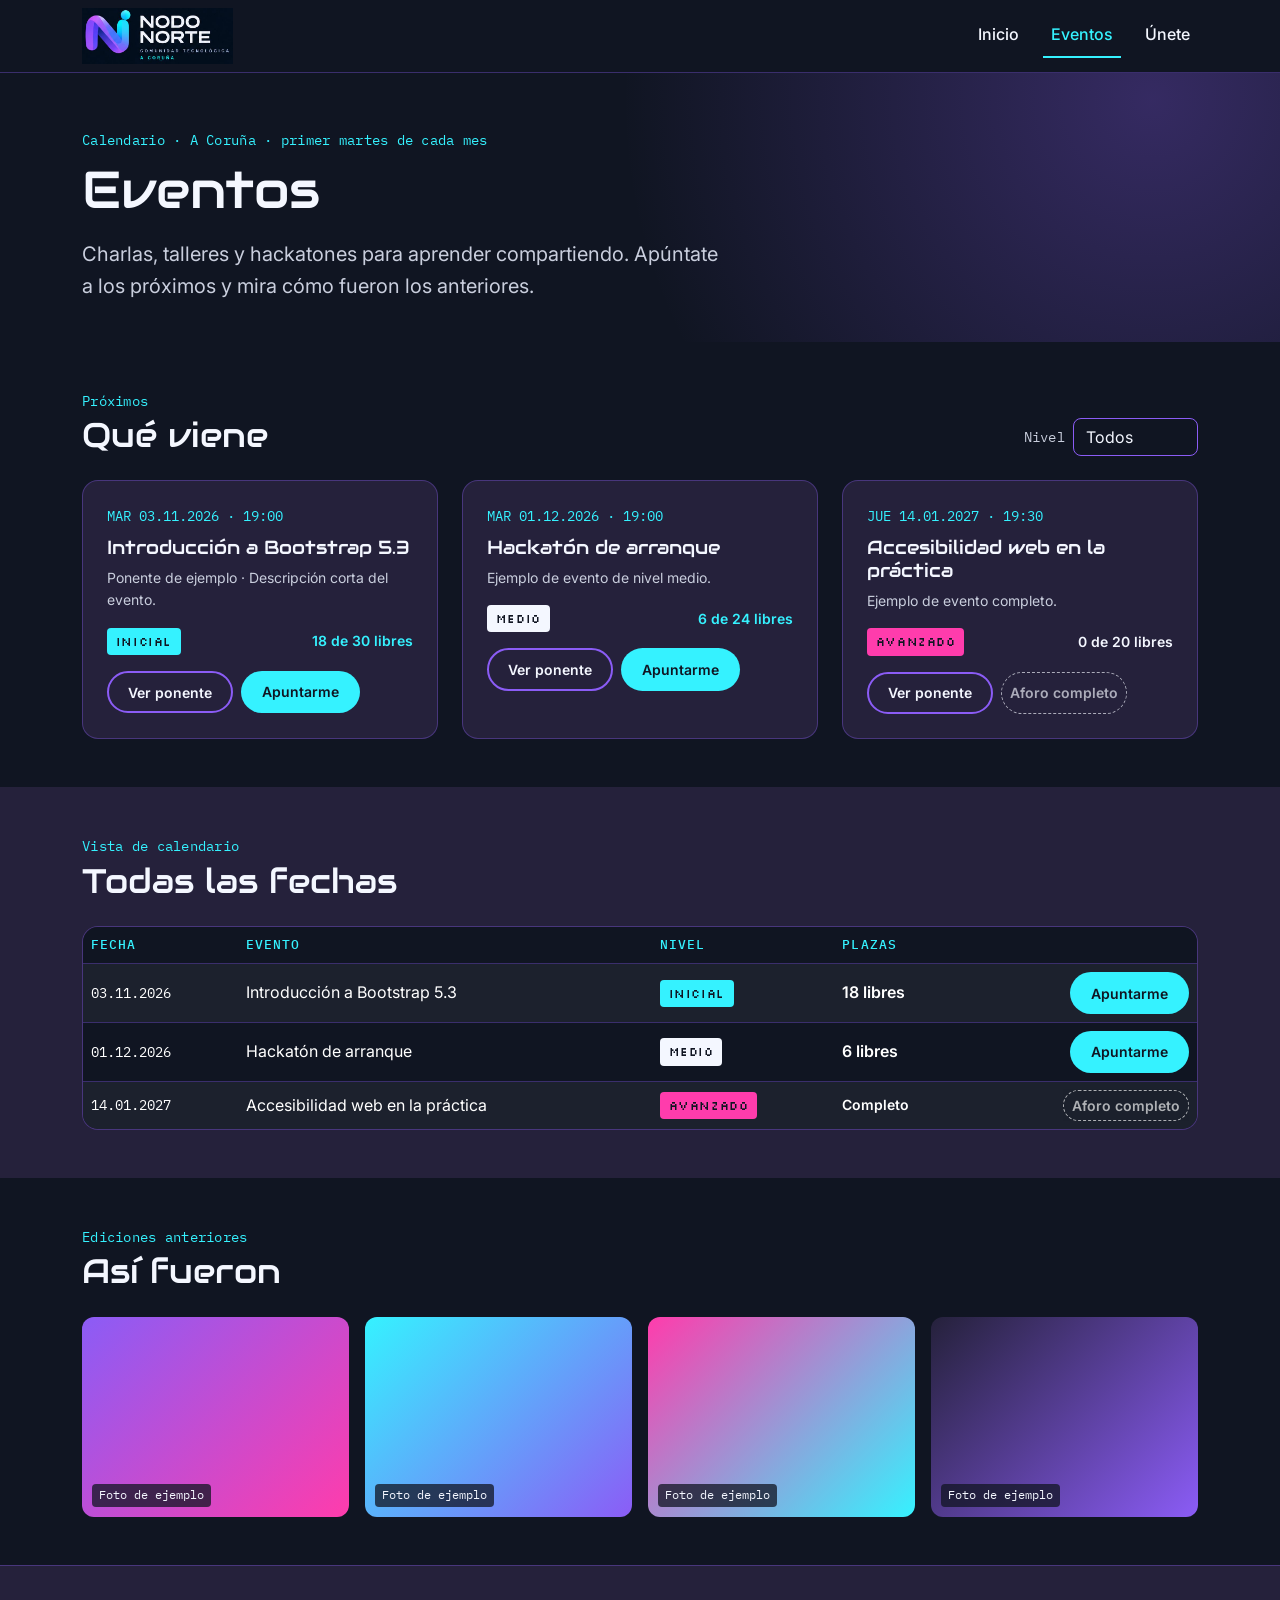
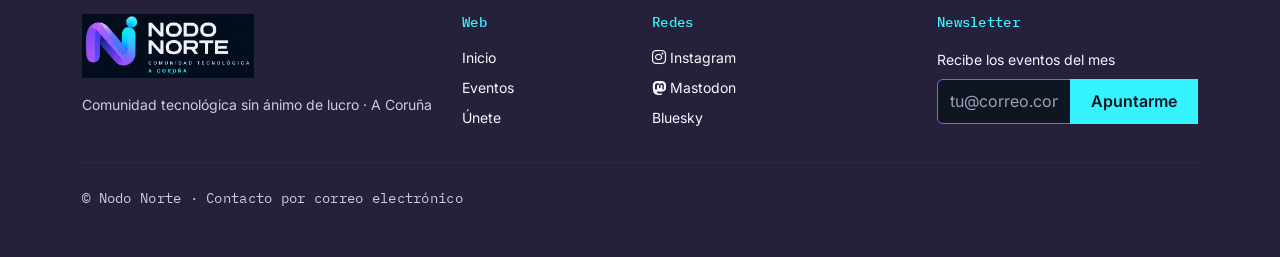
<file: docs/estilos/mockups/eventos.html>
<!doctype html>
<html lang="es" data-bs-theme="dark">
<head>
  <meta charset="utf-8">
  <meta name="viewport" content="width=device-width, initial-scale=1">
  <title>Nodo Norte · Eventos</title>

  <!-- Tipografías: Audiowide (títulos), Inter (texto), IBM Plex Mono (fechas y datos), Silkscreen (etiquetas cortas) -->
  <link rel="preconnect" href="https://fonts.googleapis.com">
  <link rel="preconnect" href="https://fonts.gstatic.com" crossorigin>
  <link href="https://fonts.googleapis.com/css2?family=Audiowide&family=Inter:wght@400;500;600;700&family=IBM+Plex+Mono:wght@400;500&family=Silkscreen:wght@400;700&display=swap" rel="stylesheet">

  <!-- Bootstrap 5.3 y Bootstrap Icons desde CDN oficial -->
  <link href="https://cdn.jsdelivr.net/npm/bootstrap@5.3.3/dist/css/bootstrap.min.css" rel="stylesheet">
  <link href="https://cdn.jsdelivr.net/npm/bootstrap-icons@1.11.3/font/bootstrap-icons.min.css" rel="stylesheet">

  <style>
    /* ===== Paleta oficial de la guía ===== */
    :root {
      --nn-azul-noche: #101522;
      --nn-violeta: #8B5CF6;
      --nn-cian: #35F2FF;
      --nn-magenta: #FF3CAC;
      --nn-blanco-frio: #F4F7FF;
      --nn-ciruela: #25213B;
      --nn-texto-suave: #C9CEDD;

      --nn-font-titulos: "Audiowide", sans-serif;
      --nn-font-texto: "Inter", system-ui, sans-serif;
      --nn-font-mono: "IBM Plex Mono", monospace;
      --nn-font-pixel: "Silkscreen", monospace;

      --bs-body-font-family: var(--nn-font-texto);
      --bs-body-color: var(--nn-blanco-frio);
      --bs-body-bg: var(--nn-azul-noche);
      --bs-link-color: var(--nn-cian);
      --bs-link-hover-color: var(--nn-magenta);
      --bs-border-color: rgba(139, 92, 246, 0.35);
      --bs-table-bg: transparent;
      --bs-table-color: var(--nn-blanco-frio);
      --bs-table-striped-bg: rgba(139, 92, 246, 0.08);
      --bs-table-hover-bg: rgba(53, 242, 255, 0.08);
    }

    body { background: var(--nn-azul-noche); color: var(--nn-blanco-frio); font-family: var(--nn-font-texto); line-height: 1.6; }

    h1, h2, h3 { font-family: var(--nn-font-titulos); font-weight: 400; line-height: 1.2; color: var(--nn-blanco-frio); }
    h1 { font-size: clamp(2rem, 5vw, 3.25rem); }
    h2 { font-size: clamp(1.5rem, 3.5vw, 2.1rem); }
    h3 { font-size: 1.2rem; }

    .nn-mono { font-family: var(--nn-font-mono); font-size: .875rem; letter-spacing: .02em; }
    .nn-fecha { font-family: var(--nn-font-mono); font-size: .875rem; color: var(--nn-cian); }
    .nn-acento { color: var(--nn-cian); }
    .nn-texto-suave { color: var(--nn-texto-suave); }

    /* Etiquetas cortas: Silkscreen */
    .nn-pixel { font-family: var(--nn-font-pixel); font-size: .75rem; text-transform: uppercase; letter-spacing: .05em; padding: .25rem .55rem; border-radius: .25rem; display: inline-block; }
    .nn-tag-inicial  { background: var(--nn-cian); color: var(--nn-azul-noche); }
    .nn-tag-medio    { background: var(--nn-blanco-frio); color: var(--nn-azul-noche); }
    .nn-tag-avanzado { background: var(--nn-magenta); color: var(--nn-azul-noche); }
    .nn-tag-outline  { background: transparent; border: 1px solid var(--nn-blanco-frio); color: var(--nn-blanco-frio); }

    /* Logo */
    .nn-logo img { height: 56px; width: auto; display: block; }
    .nn-logo-footer img { height: 64px; width: auto; display: block; }

    /* Navbar */
    .nn-navbar { background: var(--nn-azul-noche); border-bottom: 1px solid rgba(139, 92, 246, .35); }
    .nn-navbar .nav-link { color: var(--nn-blanco-frio); font-weight: 500; }
    .nn-navbar .nav-link:hover { color: var(--nn-cian); }
    .nn-navbar .nav-link.active { color: var(--nn-cian); border-bottom: 2px solid var(--nn-cian); }

    /* Botones */
    .btn-nn { background: var(--nn-cian); color: var(--nn-azul-noche); border: 0; font-weight: 600; border-radius: 999px; padding: .65rem 1.3rem; }
    .btn-nn:hover, .btn-nn:focus-visible { background: var(--nn-blanco-frio); color: var(--nn-azul-noche); }
    .btn-nn-outline { border: 2px solid var(--nn-violeta); color: var(--nn-blanco-frio); background: transparent; font-weight: 600; border-radius: 999px; padding: .55rem 1.2rem; }
    .btn-nn-outline:hover { background: var(--nn-violeta); color: var(--nn-blanco-frio); }
    .btn-nn-completo { background: rgba(244, 247, 255, .12); color: var(--nn-texto-suave); border: 1px dashed var(--nn-texto-suave); border-radius: 999px; font-weight: 600; cursor: not-allowed; }
    .btn-filtro { border: 1px solid var(--nn-violeta); color: var(--nn-blanco-frio); background: transparent; border-radius: 999px; font-size: .9rem; padding: .35rem .9rem; }
    .btn-filtro.active, .btn-filtro:hover { background: var(--nn-violeta); color: var(--nn-blanco-frio); }

    a:focus-visible, button:focus-visible, input:focus-visible, select:focus-visible, textarea:focus-visible {
      outline: 3px solid var(--nn-magenta); outline-offset: 3px;
    }

    /* Cabecera de página */
    .nn-cabecera { background: radial-gradient(circle at 90% 10%, rgba(139, 92, 246, .3), transparent 45%), var(--nn-azul-noche); padding: 3.5rem 0 2.5rem; }

    /* Cards de eventos (HU-04) */
    .nn-card { background: var(--nn-ciruela); border: 1px solid rgba(139, 92, 246, .35); border-radius: 1rem; height: 100%; transition: transform .2s ease, border-color .2s ease; }
    .nn-card:hover { transform: translateY(-3px); border-color: var(--nn-cian); }
    .nn-plazas-libres { color: var(--nn-cian); font-weight: 600; }

    /* Tabla de calendario (requisito: table-striped y table-hover) */
    .nn-tabla-wrap { background: var(--nn-ciruela); border-radius: 1rem; border: 1px solid rgba(139, 92, 246, .35); overflow: hidden; }
    .nn-tabla thead th { font-family: var(--nn-font-mono); font-size: .8rem; font-weight: 500; text-transform: uppercase; letter-spacing: .08em; color: var(--nn-cian); border-bottom: 1px solid rgba(139, 92, 246, .35); }
    .nn-tabla td { vertical-align: middle; }

    /* Galería (HU-03) */
    .nn-foto { aspect-ratio: 4 / 3; border-radius: .75rem; background: linear-gradient(135deg, var(--nn-violeta), var(--nn-magenta)); position: relative; overflow: hidden; }
    .nn-foto::after { content: "Foto de ejemplo"; position: absolute; left: .6rem; bottom: .6rem; font-family: var(--nn-font-mono); font-size: .72rem; color: var(--nn-blanco-frio); background: rgba(16, 21, 34, .75); padding: .15rem .45rem; border-radius: .25rem; }

    /* Filtros (formulario con select) */
    .nn-select { background: var(--nn-azul-noche); border: 1px solid var(--nn-violeta); color: var(--nn-blanco-frio); border-radius: .5rem; }
    .nn-select:focus { background: var(--nn-azul-noche); color: var(--nn-blanco-frio); border-color: var(--nn-cian); box-shadow: 0 0 0 3px rgba(53, 242, 255, .35); }

    footer.nn-footer { background: var(--nn-ciruela); border-top: 1px solid rgba(139, 92, 246, .35); }
    footer.nn-footer a { color: var(--nn-blanco-frio); text-decoration: none; }
    footer.nn-footer a:hover, footer.nn-footer a:focus-visible { color: var(--nn-cian); text-decoration: underline; }
    .nn-form-footer .form-control { background: var(--nn-azul-noche); border: 1px solid var(--nn-violeta); color: var(--nn-blanco-frio); }
    .nn-form-footer .form-control::placeholder { color: #9AA3B8; }
    .nn-form-footer .form-control:focus { background: var(--nn-azul-noche); color: var(--nn-blanco-frio); border-color: var(--nn-cian); box-shadow: 0 0 0 3px rgba(53, 242, 255, .35); }

    .nn-modal .modal-content { background: var(--nn-ciruela); color: var(--nn-blanco-frio); border: 1px solid var(--nn-violeta); border-radius: 1rem; }
    .nn-modal .btn-close { filter: invert(1); }
  </style>
</head>
<body>

  <!-- Navbar con la página actual marcada (Eventos) -->
  <header>
    <nav class="navbar navbar-expand-lg nn-navbar sticky-top" aria-label="Navegación principal">
      <div class="container">
        <a class="nn-logo navbar-brand p-0" href="index.html" aria-label="Nodo Norte, inicio">
          <img src="logo-nodo-norte.png" alt="Nodo Norte. Comunidad tecnológica A Coruña">
        </a>
        <button class="navbar-toggler" type="button" data-bs-toggle="collapse" data-bs-target="#menuPrincipal" aria-controls="menuPrincipal" aria-expanded="false" aria-label="Abrir menú">
          <span class="navbar-toggler-icon"></span>
        </button>
        <div class="collapse navbar-collapse" id="menuPrincipal">
          <ul class="navbar-nav ms-auto gap-lg-3">
            <li class="nav-item"><a class="nav-link" href="index.html">Inicio</a></li>
            <li class="nav-item"><a class="nav-link active" aria-current="page" href="eventos.html">Eventos</a></li>
            <li class="nav-item"><a class="nav-link" href="unete.html">Únete</a></li>
          </ul>
        </div>
      </div>
    </nav>
  </header>

  <main>
    <!-- Cabecera de la página -->
    <section class="nn-cabecera">
      <div class="container">
        <p class="nn-mono nn-acento mb-2">Calendario · A Coruña · primer martes de cada mes</p>
        <h1 class="mb-3">Eventos</h1>
        <p class="fs-5 nn-texto-suave mb-0" style="max-width: 40rem;">Charlas, talleres y hackatones para aprender compartiendo. Apúntate a los próximos y mira cómo fueron los anteriores.</p>
      </div>
    </section>

    <!-- Próximos eventos: filtros + cards (HU-04, HU-05, Q03) -->
    <section class="py-5" aria-labelledby="proximos-titulo">
      <div class="container">
        <div class="d-flex flex-wrap justify-content-between align-items-end gap-3 mb-4">
          <div>
            <p class="nn-mono nn-acento mb-1">Próximos</p>
            <h2 id="proximos-titulo" class="mb-0">Qué viene</h2>
          </div>
          <form class="d-flex flex-wrap gap-2 align-items-center" role="search" aria-label="Filtrar eventos">
            <label for="filtro-nivel" class="nn-mono nn-texto-suave mb-0">Nivel</label>
            <select id="filtro-nivel" class="form-select nn-select" style="width: auto;">
              <option selected>Todos</option>
              <option>Inicial</option>
              <option>Medio</option>
              <option>Avanzado</option>
            </select>
          </form>
        </div>

        <div class="row g-4">
          <!-- Evento con plazas libres -->
          <div class="col-12 col-md-6 col-lg-4">
            <article class="nn-card p-4">
              <p class="nn-fecha mb-2">MAR 03.11.2026 · 19:00</p>
              <h3 class="mb-2">Introducción a Bootstrap 5.3</h3>
              <p class="small nn-texto-suave mb-3">Ponente de ejemplo · Descripción corta del evento.</p>
              <div class="d-flex justify-content-between align-items-center mb-3">
                <span class="nn-pixel nn-tag-inicial">Inicial</span>
                <span class="nn-plazas-libres small">18 de 30 libres</span>
              </div>
              <div class="d-flex flex-wrap gap-2">
                <button class="btn btn-nn-outline btn-sm" type="button" data-bs-toggle="modal" data-bs-target="#modalPonente">Ver ponente</button>
                <a href="#" class="btn btn-nn btn-sm">Apuntarme</a>
              </div>
            </article>
          </div>

          <!-- Evento con pocas plazas -->
          <div class="col-12 col-md-6 col-lg-4">
            <article class="nn-card p-4">
              <p class="nn-fecha mb-2">MAR 01.12.2026 · 19:00</p>
              <h3 class="mb-2">Hackatón de arranque</h3>
              <p class="small nn-texto-suave mb-3">Ejemplo de evento de nivel medio.</p>
              <div class="d-flex justify-content-between align-items-center mb-3">
                <span class="nn-pixel nn-tag-medio">Medio</span>
                <span class="nn-plazas-libres small">6 de 24 libres</span>
              </div>
              <div class="d-flex flex-wrap gap-2">
                <button class="btn btn-nn-outline btn-sm" type="button" data-bs-toggle="modal" data-bs-target="#modalPonente">Ver ponente</button>
                <a href="#" class="btn btn-nn btn-sm">Apuntarme</a>
              </div>
            </article>
          </div>

          <!-- Evento completo: botón con color distinto y texto explícito (Q03) -->
          <div class="col-12 col-md-6 col-lg-4">
            <article class="nn-card p-4">
              <p class="nn-fecha mb-2">JUE 14.01.2027 · 19:30</p>
              <h3 class="mb-2">Accesibilidad web en la práctica</h3>
              <p class="small nn-texto-suave mb-3">Ejemplo de evento completo.</p>
              <div class="d-flex justify-content-between align-items-center mb-3">
                <span class="nn-pixel nn-tag-avanzado">Avanzado</span>
                <span class="small fw-semibold">0 de 20 libres</span>
              </div>
              <div class="d-flex flex-wrap gap-2">
                <button class="btn btn-nn-outline btn-sm" type="button" data-bs-toggle="modal" data-bs-target="#modalPonente">Ver ponente</button>
                <button class="btn btn-nn-completo btn-sm" type="button" disabled>Aforo completo</button>
              </div>
            </article>
          </div>
        </div>
      </div>
    </section>

    <!-- Calendario en tabla (requisito: table-striped y table-hover) -->
    <section class="py-5" style="background: var(--nn-ciruela);" aria-labelledby="calendario-titulo">
      <div class="container">
        <p class="nn-mono nn-acento mb-1">Vista de calendario</p>
        <h2 id="calendario-titulo" class="mb-4">Todas las fechas</h2>
        <div class="nn-tabla-wrap table-responsive">
          <table class="table table-striped table-hover nn-tabla mb-0">
            <caption class="visually-hidden">Calendario de próximos eventos con fecha, título, nivel y plazas</caption>
            <thead>
              <tr>
                <th scope="col">Fecha</th>
                <th scope="col">Evento</th>
                <th scope="col">Nivel</th>
                <th scope="col">Plazas</th>
                <th scope="col"><span class="visually-hidden">Acción</span></th>
              </tr>
            </thead>
            <tbody>
              <tr>
                <td class="nn-fecha">03.11.2026</td>
                <td>Introducción a Bootstrap 5.3</td>
                <td><span class="nn-pixel nn-tag-inicial">Inicial</span></td>
                <td class="nn-plazas-libres">18 libres</td>
                <td class="text-end"><a href="#" class="btn btn-nn btn-sm">Apuntarme</a></td>
              </tr>
              <tr>
                <td class="nn-fecha">01.12.2026</td>
                <td>Hackatón de arranque</td>
                <td><span class="nn-pixel nn-tag-medio">Medio</span></td>
                <td class="nn-plazas-libres">6 libres</td>
                <td class="text-end"><a href="#" class="btn btn-nn btn-sm">Apuntarme</a></td>
              </tr>
              <tr>
                <td class="nn-fecha">14.01.2027</td>
                <td>Accesibilidad web en la práctica</td>
                <td><span class="nn-pixel nn-tag-avanzado">Avanzado</span></td>
                <td class="small fw-semibold">Completo</td>
                <td class="text-end"><button class="btn btn-nn-completo btn-sm" type="button" disabled>Aforo completo</button></td>
              </tr>
            </tbody>
          </table>
        </div>
      </div>
    </section>

    <!-- Ediciones anteriores (HU-03) -->
    <section class="py-5" aria-labelledby="pasados-titulo">
      <div class="container">
        <p class="nn-mono nn-acento mb-1">Ediciones anteriores</p>
        <h2 id="pasados-titulo" class="mb-4">Así fueron</h2>
        <div class="row g-3">
          <div class="col-6 col-lg-3"><div class="nn-foto" role="img" aria-label="Foto de ejemplo de un evento anterior"></div></div>
          <div class="col-6 col-lg-3"><div class="nn-foto" role="img" aria-label="Foto de ejemplo de un evento anterior" style="background: linear-gradient(135deg, var(--nn-cian), var(--nn-violeta));"></div></div>
          <div class="col-6 col-lg-3"><div class="nn-foto" role="img" aria-label="Foto de ejemplo de un evento anterior" style="background: linear-gradient(135deg, var(--nn-magenta), var(--nn-cian));"></div></div>
          <div class="col-6 col-lg-3"><div class="nn-foto" role="img" aria-label="Foto de ejemplo de un evento anterior" style="background: linear-gradient(135deg, var(--nn-ciruela), var(--nn-violeta));"></div></div>
        </div>
      </div>
    </section>
  </main>

  <!-- Footer con newsletter (HU-09) -->
  <footer class="nn-footer py-5">
    <div class="container">
      <div class="row g-4 align-items-start">
        <div class="col-12 col-md-4">
          <div class="nn-logo-footer mb-3"><img src="logo-nodo-norte.png" alt="Nodo Norte. Comunidad tecnológica A Coruña"></div>
          <p class="small mb-0 nn-texto-suave">Comunidad tecnológica sin ánimo de lucro · A Coruña</p>
        </div>
        <div class="col-6 col-md-2">
          <h3 class="h6 nn-mono nn-acento mb-3">Web</h3>
          <ul class="list-unstyled small mb-0">
            <li class="mb-2"><a href="index.html">Inicio</a></li>
            <li class="mb-2"><a href="eventos.html">Eventos</a></li>
            <li class="mb-2"><a href="unete.html">Únete</a></li>
          </ul>
        </div>
        <div class="col-6 col-md-3">
          <h3 class="h6 nn-mono nn-acento mb-3">Redes</h3>
          <ul class="list-unstyled small mb-0">
            <li class="mb-2"><a href="#"><i class="bi bi-instagram" aria-hidden="true"></i> Instagram</a></li>
            <li class="mb-2"><a href="#"><i class="bi bi-mastodon" aria-hidden="true"></i> Mastodon</a></li>
            <li class="mb-2"><a href="#"><i class="bi bi-bluesky" aria-hidden="true"></i> Bluesky</a></li>
          </ul>
        </div>
        <div class="col-12 col-md-3">
          <h3 class="h6 nn-mono nn-acento mb-3">Newsletter</h3>
          <form class="nn-form-footer needs-validation" novalidate>
            <label for="correo-footer" class="form-label small">Recibe los eventos del mes</label>
            <div class="input-group">
              <input id="correo-footer" type="email" class="form-control" placeholder="tu@correo.com" required>
              <button class="btn btn-nn" type="submit">Apuntarme</button>
              <div class="invalid-feedback">Introduce un correo válido.</div>
            </div>
          </form>
        </div>
      </div>
      <hr class="my-4" style="border-color: rgba(139, 92, 246, .35);">
      <p class="small mb-0 nn-mono nn-texto-suave">© Nodo Norte · Contacto por correo electrónico</p>
    </div>
  </footer>

  <!-- Modal de ficha de ponente (HU-05) -->
  <div class="modal fade nn-modal" id="modalPonente" tabindex="-1" aria-labelledby="modalPonenteTitulo" aria-hidden="true">
    <div class="modal-dialog modal-dialog-centered">
      <div class="modal-content">
        <div class="modal-header border-0">
          <h2 class="modal-title h5" id="modalPonenteTitulo">Ficha de ponente</h2>
          <button type="button" class="btn-close" data-bs-dismiss="modal" aria-label="Cerrar"></button>
        </div>
        <div class="modal-body pt-0">
          <p class="nn-mono nn-acento mb-1">Ponente de ejemplo</p>
          <p class="mb-3 nn-texto-suave">Biografía breve del ponente. Contenido de ejemplo para la maqueta.</p>
          <span class="nn-pixel nn-tag-inicial">Nivel: inicial</span>
        </div>
      </div>
    </div>
  </div>

  <script src="https://cdn.jsdelivr.net/npm/bootstrap@5.3.3/dist/js/bootstrap.bundle.min.js"></script>
</body>
</html>
</file>
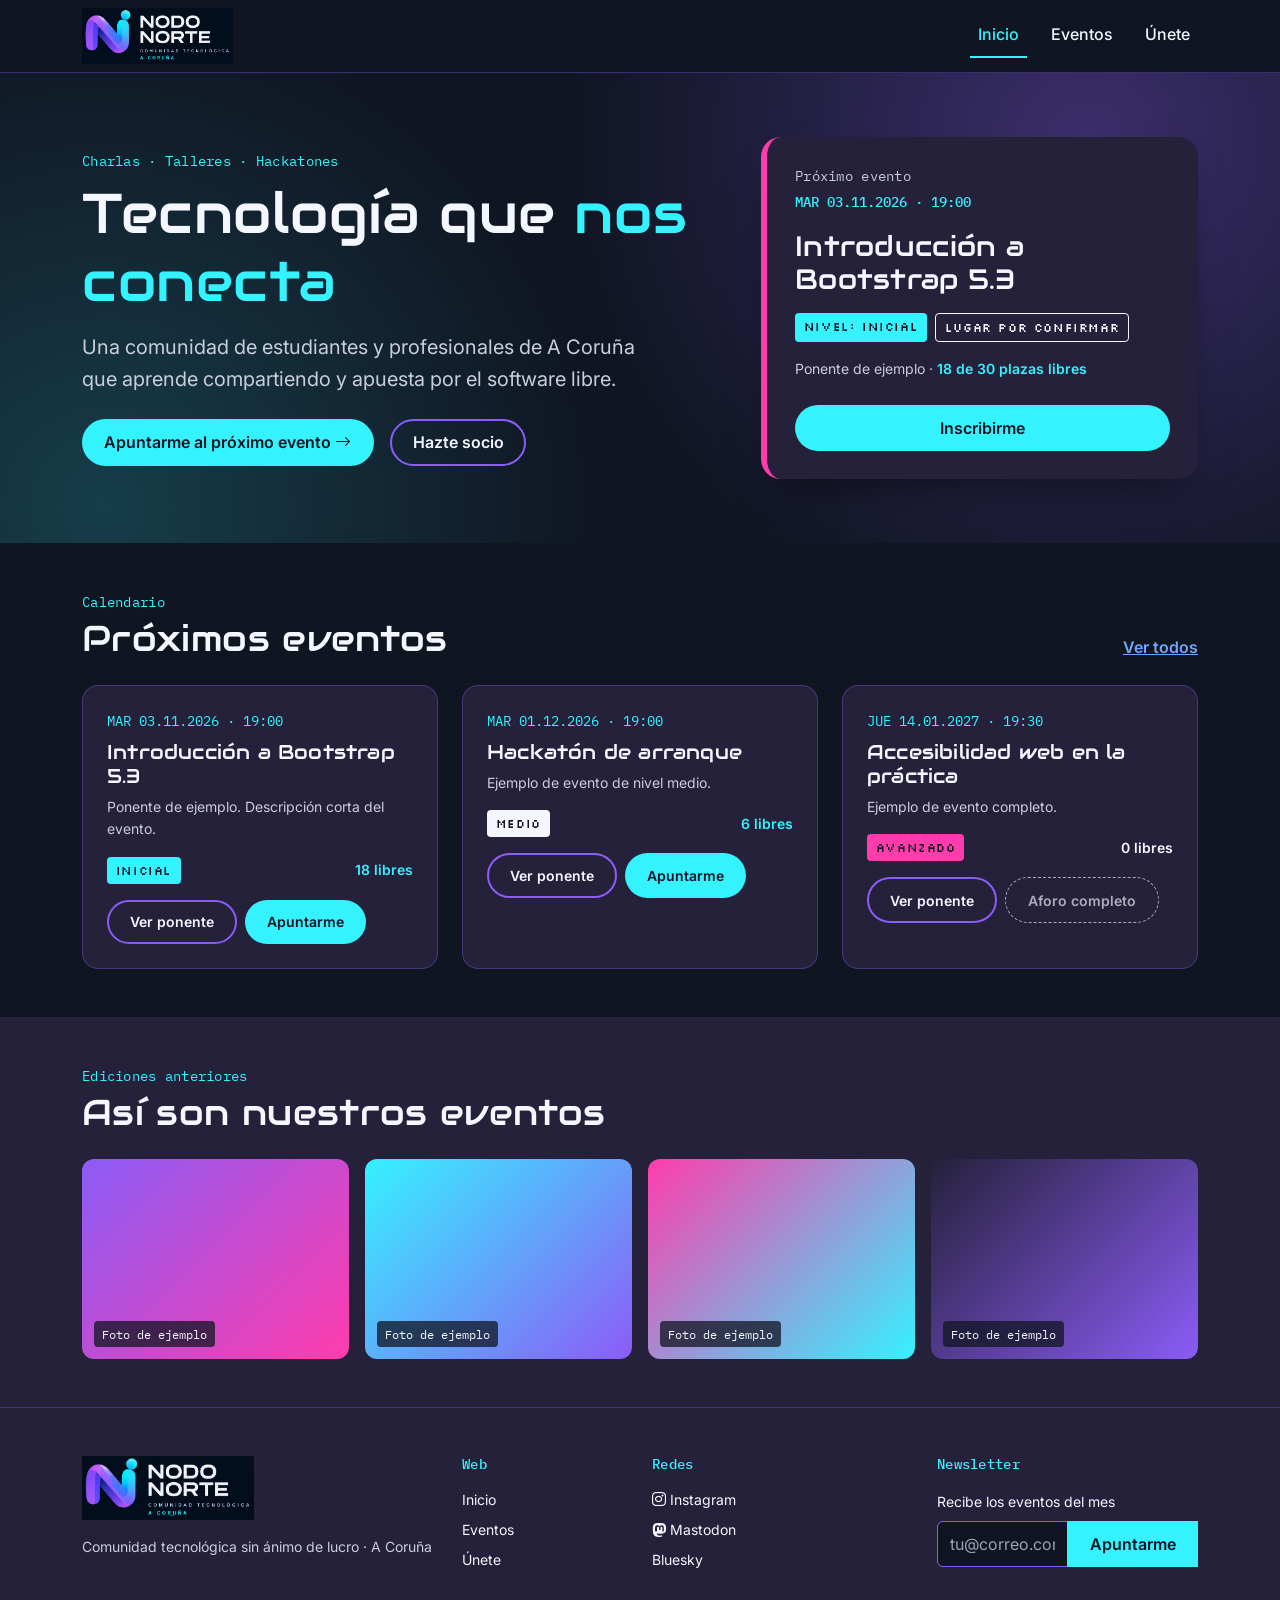
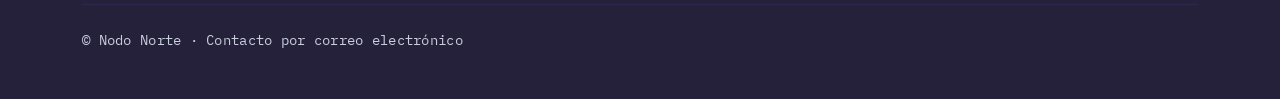
<file: docs/estilos/mockups/mockup-nodo-norte.html>
<!doctype html>
<html lang="es" data-bs-theme="dark">
<head>
  <meta charset="utf-8">
  <meta name="viewport" content="width=device-width, initial-scale=1">
  <title>Nodo Norte · Mockup de portada</title>

  <!-- Tipografías: Audiowide (títulos), Inter (texto), IBM Plex Mono (fechas y etiquetas), Silkscreen (tags cortos) -->
  <link rel="preconnect" href="https://fonts.googleapis.com">
  <link rel="preconnect" href="https://fonts.gstatic.com" crossorigin>
  <link href="https://fonts.googleapis.com/css2?family=Audiowide&family=Inter:wght@400;500;600;700&family=IBM+Plex+Mono:wght@400;500&family=Silkscreen:wght@400;700&display=swap" rel="stylesheet">

  <!-- Bootstrap 5.3 desde CDN oficial -->
  <link href="https://cdn.jsdelivr.net/npm/bootstrap@5.3.3/dist/css/bootstrap.min.css" rel="stylesheet">
  <!-- Bootstrap Icons -->
  <link href="https://cdn.jsdelivr.net/npm/bootstrap-icons@1.11.3/font/bootstrap-icons.min.css" rel="stylesheet">

  <style>
    /* ===== Paleta oficial de la guía de estilos ===== */
    :root {
      --nn-azul-noche: #101522;   /* Fondo principal */
      --nn-violeta: #8B5CF6;      /* Identidad de marca */
      --nn-cian: #35F2FF;         /* Acento principal */
      --nn-magenta: #FF3CAC;      /* Acento secundario */
      --nn-blanco-frio: #F4F7FF;  /* Texto principal */
      --nn-ciruela: #25213B;      /* Paneles destacados */

      /* Tipografías de la guía */
      --nn-font-titulos: "Audiowide", sans-serif;
      --nn-font-texto: "Inter", system-ui, sans-serif;
      --nn-font-mono: "IBM Plex Mono", monospace;
      --nn-font-pixel: "Silkscreen", monospace;

      /* Sobrescritura de Bootstrap con la paleta */
      --bs-body-font-family: var(--nn-font-texto);
      --bs-body-color: var(--nn-blanco-frio);
      --bs-body-bg: var(--nn-azul-noche);
      --bs-link-color: var(--nn-cian);
      --bs-link-hover-color: var(--nn-magenta);
      --bs-border-color: rgba(139, 92, 246, 0.35);
    }

    body {
      background: var(--nn-azul-noche);
      color: var(--nn-blanco-frio);
      font-family: var(--nn-font-texto);
      line-height: 1.6;
    }

    /* Títulos con Audiowide (un solo peso: no usar fw-bold) */
    h1, h2, h3 {
      font-family: var(--nn-font-titulos);
      font-weight: 400;
      line-height: 1.2;
      letter-spacing: 0.01em;
      color: var(--nn-blanco-frio);
    }
    h1 { font-size: clamp(2rem, 5vw, 3.5rem); }
    h2 { font-size: clamp(1.5rem, 3.5vw, 2.25rem); }
    h3 { font-size: 1.25rem; }

    /* Fechas, etiquetas y datos con IBM Plex Mono */
    .nn-mono { font-family: var(--nn-font-mono); font-size: 0.875rem; letter-spacing: 0.02em; }
    .nn-mono-fecha { font-family: var(--nn-font-mono); font-size: 0.875rem; color: var(--nn-cian); }

    /* Tags con Silkscreen (solo textos muy cortos) */
    .nn-pixel {
      font-family: var(--nn-font-pixel);
      font-size: 0.75rem;
      text-transform: uppercase;
      letter-spacing: 0.05em;
      padding: 0.25rem 0.55rem;
      border-radius: 0.25rem;
      display: inline-block;
    }
    .nn-tag-inicial  { background: var(--nn-cian);          color: var(--nn-azul-noche); }
    .nn-tag-medio    { background: var(--nn-blanco-frio);   color: var(--nn-azul-noche); }
    .nn-tag-avanzado { background: var(--nn-magenta);       color: var(--nn-azul-noche); }

    /* Logo oficial recortado de la guía */
    .nn-logo img { height: 56px; width: auto; display: block; }
    .nn-logo-footer img { height: 64px; width: auto; display: block; }

    /* Navbar */
    .nn-navbar { background: var(--nn-azul-noche); border-bottom: 1px solid rgba(139, 92, 246, 0.35); }
    .nn-navbar .nav-link { color: var(--nn-blanco-frio); font-weight: 500; }
    .nn-navbar .nav-link:hover { color: var(--nn-cian); }
    .nn-navbar .nav-link.active { color: var(--nn-cian); border-bottom: 2px solid var(--nn-cian); }

    /* Botones: cian con texto oscuro (contraste alto) */
    .btn-nn {
      background: var(--nn-cian); color: var(--nn-azul-noche); border: 0;
      font-weight: 600; border-radius: 999px; padding: 0.7rem 1.4rem;
    }
    .btn-nn:hover, .btn-nn:focus-visible { background: var(--nn-blanco-frio); color: var(--nn-azul-noche); }
    .btn-nn-outline {
      border: 2px solid var(--nn-violeta); color: var(--nn-blanco-frio); background: transparent;
      font-weight: 600; border-radius: 999px; padding: 0.6rem 1.3rem;
    }
    .btn-nn-outline:hover { background: var(--nn-violeta); color: var(--nn-blanco-frio); }
    /* Estado "aforo completo": color distinto y texto explícito (Q03) */
    .btn-nn-completo {
      background: rgba(244, 247, 255, 0.12); color: #C9CEDD; border: 1px dashed #C9CEDD;
      border-radius: 999px; font-weight: 600; padding: 0.7rem 1.4rem; cursor: not-allowed;
    }

    /* Foco visible (requisito de accesibilidad) */
    a:focus-visible, button:focus-visible, input:focus-visible {
      outline: 3px solid var(--nn-magenta); outline-offset: 3px;
    }

    /* Portada: degradados de la identidad sobre el fondo oscuro */
    .nn-hero {
      background:
        radial-gradient(circle at 85% 15%, rgba(139, 92, 246, 0.35), transparent 45%),
        radial-gradient(circle at 8% 92%, rgba(53, 242, 255, 0.18), transparent 40%),
        var(--nn-azul-noche);
      padding: 4rem 0;
    }
    .nn-acento { color: var(--nn-cian); }

    /* Tarjeta de próximo evento (HU-02) */
    .nn-proximo {
      background: var(--nn-ciruela); border-radius: 1.25rem; padding: 1.75rem;
      border-left: 6px solid var(--nn-magenta);
      box-shadow: 0 20px 40px -20px rgba(0, 0, 0, 0.6);
    }

    /* Tarjetas de eventos (HU-04) */
    .nn-card {
      background: var(--nn-ciruela); border: 1px solid rgba(139, 92, 246, 0.35);
      border-radius: 1rem; height: 100%; transition: transform .2s ease, border-color .2s ease;
    }
    .nn-card:hover { transform: translateY(-3px); border-color: var(--nn-cian); }
    .nn-plazas-libres { color: var(--nn-cian); font-weight: 600; }
    .nn-texto-suave { color: #C9CEDD; }

    /* Franja de fotos (HU-03) */
    .nn-foto {
      aspect-ratio: 4 / 3; border-radius: 0.75rem;
      background: linear-gradient(135deg, var(--nn-violeta), var(--nn-magenta));
      position: relative; overflow: hidden;
    }
    .nn-foto::after {
      content: "Foto de ejemplo"; position: absolute; left: .75rem; bottom: .75rem;
      font-family: var(--nn-font-mono); font-size: .75rem; color: var(--nn-blanco-frio);
      background: rgba(16, 21, 34, .75); padding: .2rem .5rem; border-radius: .25rem;
    }

    /* Campos de formulario con la paleta */
    .nn-form-footer .form-control {
      background: var(--nn-azul-noche); border: 1px solid var(--nn-violeta);
      color: var(--nn-blanco-frio);
    }
    .nn-form-footer .form-control::placeholder { color: #9AA3B8; }
    .nn-form-footer .form-control:focus {
      background: var(--nn-azul-noche); color: var(--nn-blanco-frio);
      border-color: var(--nn-cian); box-shadow: 0 0 0 3px rgba(53, 242, 255, 0.35);
    }

    /* Footer en panel destacado (ciruela) */
    footer.nn-footer { background: var(--nn-ciruela); border-top: 1px solid rgba(139, 92, 246, 0.35); }
    footer.nn-footer a { color: var(--nn-blanco-frio); text-decoration: none; }
    footer.nn-footer a:hover, footer.nn-footer a:focus-visible { color: var(--nn-cian); text-decoration: underline; }

    /* Modal con la paleta */
    .nn-modal .modal-content { background: var(--nn-ciruela); color: var(--nn-blanco-frio); border: 1px solid var(--nn-violeta); border-radius: 1rem; }
    .nn-modal .btn-close { filter: invert(1); }
  </style>
</head>
<body>

  <!-- Navbar: horizontal en escritorio, desplegable en móvil (HU-01) -->
  <header>
    <nav class="navbar navbar-expand-lg nn-navbar sticky-top" aria-label="Navegación principal">
      <div class="container">
        <a class="nn-logo navbar-brand p-0" href="#" aria-label="Nodo Norte, inicio">
          <img src="logo-nodo-norte.png" alt="Nodo Norte. Comunidad tecnológica A Coruña">
        </a>
        <button class="navbar-toggler" type="button" data-bs-toggle="collapse" data-bs-target="#menuPrincipal" aria-controls="menuPrincipal" aria-expanded="false" aria-label="Abrir menú">
          <span class="navbar-toggler-icon"></span>
        </button>
        <div class="collapse navbar-collapse" id="menuPrincipal">
          <ul class="navbar-nav ms-auto gap-lg-3">
            <li class="nav-item"><a class="nav-link active" aria-current="page" href="#">Inicio</a></li>
            <li class="nav-item"><a class="nav-link" href="#">Eventos</a></li>
            <li class="nav-item"><a class="nav-link" href="#">Únete</a></li>
          </ul>
        </div>
      </div>
    </nav>
  </header>

  <main>
    <!-- Portada: próximo evento destacado (HU-02) -->
    <section class="nn-hero">
      <div class="container">
        <div class="row align-items-center g-5">
          <div class="col-12 col-lg-7">
            <p class="nn-mono mb-2 nn-acento">Charlas · Talleres · Hackatones</p>
            <h1 class="mb-3">Tecnología que <span class="nn-acento">nos conecta</span></h1>
            <p class="fs-5 mb-4 nn-texto-suave" style="max-width: 36rem;">
              Una comunidad de estudiantes y profesionales de A Coruña que aprende compartiendo y apuesta por el software libre.
            </p>
            <div class="d-flex flex-wrap gap-3">
              <a href="#" class="btn btn-nn">Apuntarme al próximo evento <i class="bi bi-arrow-right" aria-hidden="true"></i></a>
              <a href="#" class="btn btn-nn-outline">Hazte socio</a>
            </div>
          </div>

          <div class="col-12 col-lg-5">
            <article class="nn-proximo" aria-labelledby="proximo-titulo">
              <p class="nn-mono mb-1 nn-texto-suave">Próximo evento</p>
              <p class="nn-mono-fecha fw-medium mb-3">MAR 03.11.2026 · 19:00</p>
              <h2 id="proximo-titulo" class="h3 mb-3">Introducción a Bootstrap 5.3</h2>
              <div class="d-flex flex-wrap gap-2 mb-3">
                <span class="nn-pixel nn-tag-inicial">Nivel: inicial</span>
                <span class="nn-pixel" style="background: transparent; border: 1px solid var(--nn-blanco-frio); color: var(--nn-blanco-frio);">Lugar por confirmar</span>
              </div>
              <p class="mb-4 small nn-texto-suave">Ponente de ejemplo · <span class="nn-plazas-libres">18 de 30 plazas libres</span></p>
              <a href="#" class="btn btn-nn w-100">Inscribirme</a>
            </article>
          </div>
        </div>
      </div>
    </section>

    <!-- Calendario de eventos (HU-04) con cards y estado de aforo (Q03) -->
    <section class="py-5" aria-labelledby="eventos-titulo">
      <div class="container">
        <div class="d-flex flex-wrap justify-content-between align-items-end gap-3 mb-4">
          <div>
            <p class="nn-mono mb-1 nn-acento">Calendario</p>
            <h2 id="eventos-titulo" class="mb-0">Próximos eventos</h2>
          </div>
          <a href="#" class="fw-semibold">Ver todos</a>
        </div>

        <div class="row g-4">
          <div class="col-12 col-md-6 col-lg-4">
            <article class="nn-card p-4">
              <p class="nn-mono-fecha mb-2">MAR 03.11.2026 · 19:00</p>
              <h3 class="mb-2">Introducción a Bootstrap 5.3</h3>
              <p class="small nn-texto-suave mb-3">Ponente de ejemplo. Descripción corta del evento.</p>
              <div class="d-flex justify-content-between align-items-center mb-3">
                <span class="nn-pixel nn-tag-inicial">Inicial</span>
                <span class="nn-plazas-libres small">18 libres</span>
              </div>
              <div class="d-flex flex-wrap gap-2">
                <button class="btn btn-nn-outline btn-sm" type="button" data-bs-toggle="modal" data-bs-target="#modalPonente">Ver ponente</button>
                <a href="#" class="btn btn-nn btn-sm">Apuntarme</a>
              </div>
            </article>
          </div>

          <div class="col-12 col-md-6 col-lg-4">
            <article class="nn-card p-4">
              <p class="nn-mono-fecha mb-2">MAR 01.12.2026 · 19:00</p>
              <h3 class="mb-2">Hackatón de arranque</h3>
              <p class="small nn-texto-suave mb-3">Ejemplo de evento de nivel medio.</p>
              <div class="d-flex justify-content-between align-items-center mb-3">
                <span class="nn-pixel nn-tag-medio">Medio</span>
                <span class="nn-plazas-libres small">6 libres</span>
              </div>
              <div class="d-flex flex-wrap gap-2">
                <button class="btn btn-nn-outline btn-sm" type="button" data-bs-toggle="modal" data-bs-target="#modalPonente">Ver ponente</button>
                <a href="#" class="btn btn-nn btn-sm">Apuntarme</a>
              </div>
            </article>
          </div>

          <div class="col-12 col-md-6 col-lg-4">
            <article class="nn-card p-4">
              <p class="nn-mono-fecha mb-2">JUE 14.01.2027 · 19:30</p>
              <h3 class="mb-2">Accesibilidad web en la práctica</h3>
              <p class="small nn-texto-suave mb-3">Ejemplo de evento completo.</p>
              <div class="d-flex justify-content-between align-items-center mb-3">
                <span class="nn-pixel nn-tag-avanzado">Avanzado</span>
                <span class="small fw-semibold">0 libres</span>
              </div>
              <div class="d-flex flex-wrap gap-2">
                <button class="btn btn-nn-outline btn-sm" type="button" data-bs-toggle="modal" data-bs-target="#modalPonente">Ver ponente</button>
                <button class="btn btn-nn-completo btn-sm" type="button" disabled>Aforo completo</button>
              </div>
            </article>
          </div>
        </div>
      </div>
    </section>

    <!-- Fotos de ediciones anteriores (HU-03) -->
    <section class="py-5" style="background: var(--nn-ciruela);" aria-labelledby="fotos-titulo">
      <div class="container">
        <p class="nn-mono mb-1 nn-acento">Ediciones anteriores</p>
        <h2 id="fotos-titulo" class="mb-4">Así son nuestros eventos</h2>
        <div class="row g-3">
          <div class="col-6 col-lg-3"><div class="nn-foto" role="img" aria-label="Foto de ejemplo de un evento"></div></div>
          <div class="col-6 col-lg-3"><div class="nn-foto" role="img" aria-label="Foto de ejemplo de un evento" style="background: linear-gradient(135deg, var(--nn-cian), var(--nn-violeta));"></div></div>
          <div class="col-6 col-lg-3"><div class="nn-foto" role="img" aria-label="Foto de ejemplo de un evento" style="background: linear-gradient(135deg, var(--nn-magenta), var(--nn-cian));"></div></div>
          <div class="col-6 col-lg-3"><div class="nn-foto" role="img" aria-label="Foto de ejemplo de un evento" style="background: linear-gradient(135deg, var(--nn-ciruela), var(--nn-violeta));"></div></div>
        </div>
      </div>
    </section>
  </main>

  <!-- Footer con newsletter (HU-09) y dos columnas mínimo -->
  <footer class="nn-footer py-5">
    <div class="container">
      <div class="row g-4 align-items-start">
        <div class="col-12 col-md-4">
          <div class="nn-logo-footer mb-3"><img src="logo-nodo-norte.png" alt="Nodo Norte. Comunidad tecnológica A Coruña"></div>
          <p class="small mb-0 nn-texto-suave">Comunidad tecnológica sin ánimo de lucro · A Coruña</p>
        </div>
        <div class="col-6 col-md-2">
          <h3 class="h6 nn-mono nn-acento mb-3">Web</h3>
          <ul class="list-unstyled small mb-0">
            <li class="mb-2"><a href="#">Inicio</a></li>
            <li class="mb-2"><a href="#">Eventos</a></li>
            <li class="mb-2"><a href="#">Únete</a></li>
          </ul>
        </div>
        <div class="col-6 col-md-3">
          <h3 class="h6 nn-mono nn-acento mb-3">Redes</h3>
          <ul class="list-unstyled small mb-0">
            <li class="mb-2"><a href="#"><i class="bi bi-instagram" aria-hidden="true"></i> Instagram</a></li>
            <li class="mb-2"><a href="#"><i class="bi bi-mastodon" aria-hidden="true"></i> Mastodon</a></li>
            <li class="mb-2"><a href="#"><i class="bi bi-bluesky" aria-hidden="true"></i> Bluesky</a></li>
          </ul>
        </div>
        <div class="col-12 col-md-3">
          <h3 class="h6 nn-mono nn-acento mb-3">Newsletter</h3>
          <form class="nn-form-footer needs-validation" novalidate>
            <label for="correo-footer" class="form-label small">Recibe los eventos del mes</label>
            <div class="input-group">
              <input id="correo-footer" type="email" class="form-control" placeholder="tu@correo.com" required>
              <button class="btn btn-nn" type="submit">Apuntarme</button>
              <div class="invalid-feedback">Introduce un correo válido.</div>
            </div>
          </form>
        </div>
      </div>
      <hr class="my-4" style="border-color: rgba(139, 92, 246, 0.35);">
      <p class="small mb-0 nn-mono nn-texto-suave">© Nodo Norte · Contacto por correo electrónico</p>
    </div>
  </footer>

  <!-- Modal de ficha de ponente (HU-05) -->
  <div class="modal fade nn-modal" id="modalPonente" tabindex="-1" aria-labelledby="modalPonenteTitulo" aria-hidden="true">
    <div class="modal-dialog modal-dialog-centered">
      <div class="modal-content">
        <div class="modal-header border-0">
          <h2 class="modal-title h5" id="modalPonenteTitulo">Ficha de ponente</h2>
          <button type="button" class="btn-close" data-bs-dismiss="modal" aria-label="Cerrar"></button>
        </div>
        <div class="modal-body pt-0">
          <p class="nn-mono nn-acento mb-1">Ponente de ejemplo</p>
          <p class="mb-3 nn-texto-suave">Biografía breve del ponente. Contenido de ejemplo para la maqueta.</p>
          <span class="nn-pixel nn-tag-inicial">Nivel: inicial</span>
        </div>
      </div>
    </div>
  </div>

  <script src="https://cdn.jsdelivr.net/npm/bootstrap@5.3.3/dist/js/bootstrap.bundle.min.js"></script>
</body>
</html>
</file>
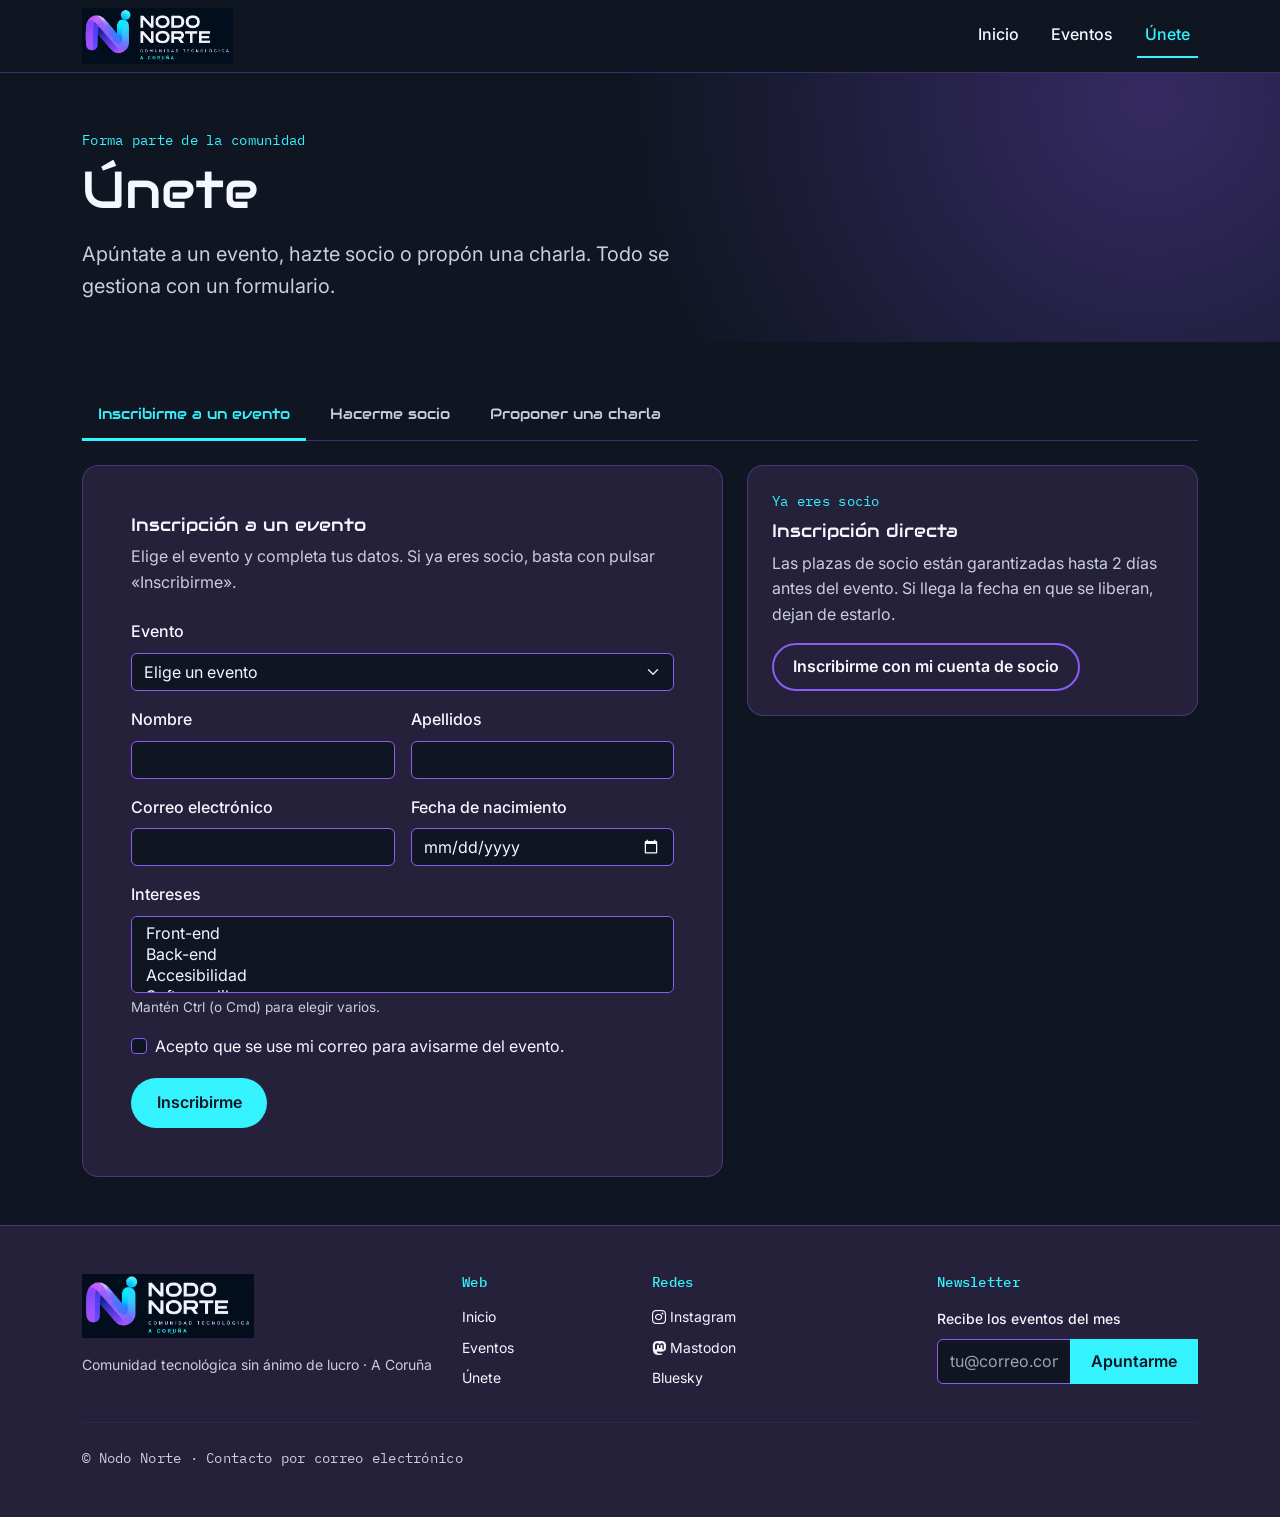
<file: docs/estilos/mockups/unete.html>
<!doctype html>
<html lang="es" data-bs-theme="dark">
<head>
  <meta charset="utf-8">
  <meta name="viewport" content="width=device-width, initial-scale=1">
  <title>Nodo Norte · Únete</title>

  <!-- Tipografías: Audiowide (títulos), Inter (texto), IBM Plex Mono (fechas y datos), Silkscreen (etiquetas cortas) -->
  <link rel="preconnect" href="https://fonts.googleapis.com">
  <link rel="preconnect" href="https://fonts.gstatic.com" crossorigin>
  <link href="https://fonts.googleapis.com/css2?family=Audiowide&family=Inter:wght@400;500;600;700&family=IBM+Plex+Mono:wght@400;500&family=Silkscreen:wght@400;700&display=swap" rel="stylesheet">

  <!-- Bootstrap 5.3 y Bootstrap Icons desde CDN oficial -->
  <link href="https://cdn.jsdelivr.net/npm/bootstrap@5.3.3/dist/css/bootstrap.min.css" rel="stylesheet">
  <link href="https://cdn.jsdelivr.net/npm/bootstrap-icons@1.11.3/font/bootstrap-icons.min.css" rel="stylesheet">

  <style>
    /* ===== Paleta oficial de la guía ===== */
    :root {
      --nn-azul-noche: #101522;
      --nn-violeta: #8B5CF6;
      --nn-cian: #35F2FF;
      --nn-magenta: #FF3CAC;
      --nn-blanco-frio: #F4F7FF;
      --nn-ciruela: #25213B;
      --nn-texto-suave: #C9CEDD;

      --nn-font-titulos: "Audiowide", sans-serif;
      --nn-font-texto: "Inter", system-ui, sans-serif;
      --nn-font-mono: "IBM Plex Mono", monospace;
      --nn-font-pixel: "Silkscreen", monospace;

      --bs-body-font-family: var(--nn-font-texto);
      --bs-body-color: var(--nn-blanco-frio);
      --bs-body-bg: var(--nn-azul-noche);
      --bs-link-color: var(--nn-cian);
      --bs-link-hover-color: var(--nn-magenta);
      --bs-border-color: rgba(139, 92, 246, 0.35);
      --bs-table-bg: transparent;
      --bs-table-color: var(--nn-blanco-frio);
      --bs-table-striped-bg: rgba(139, 92, 246, 0.08);
      --bs-table-hover-bg: rgba(53, 242, 255, 0.08);
    }

    body { background: var(--nn-azul-noche); color: var(--nn-blanco-frio); font-family: var(--nn-font-texto); line-height: 1.6; }

    h1, h2, h3 { font-family: var(--nn-font-titulos); font-weight: 400; line-height: 1.2; color: var(--nn-blanco-frio); }
    h1 { font-size: clamp(2rem, 5vw, 3.25rem); }
    h2 { font-size: clamp(1.5rem, 3.5vw, 2.1rem); }
    h3 { font-size: 1.15rem; }

    .nn-mono { font-family: var(--nn-font-mono); font-size: .875rem; letter-spacing: .02em; }
    .nn-acento { color: var(--nn-cian); }
    .nn-texto-suave { color: var(--nn-texto-suave); }

    /* Etiquetas cortas: Silkscreen */
    .nn-pixel { font-family: var(--nn-font-pixel); font-size: .75rem; text-transform: uppercase; letter-spacing: .05em; padding: .25rem .55rem; border-radius: .25rem; display: inline-block; }
    .nn-tag-inicial  { background: var(--nn-cian); color: var(--nn-azul-noche); }
    .nn-tag-outline  { background: transparent; border: 1px solid var(--nn-blanco-frio); color: var(--nn-blanco-frio); }

    /* Logo */
    .nn-logo img { height: 56px; width: auto; display: block; }
    .nn-logo-footer img { height: 64px; width: auto; display: block; }

    /* Navbar */
    .nn-navbar { background: var(--nn-azul-noche); border-bottom: 1px solid rgba(139, 92, 246, .35); }
    .nn-navbar .nav-link { color: var(--nn-blanco-frio); font-weight: 500; }
    .nn-navbar .nav-link:hover { color: var(--nn-cian); }
    .nn-navbar .nav-link.active { color: var(--nn-cian); border-bottom: 2px solid var(--nn-cian); }

    /* Botones */
    .btn-nn { background: var(--nn-cian); color: var(--nn-azul-noche); border: 0; font-weight: 600; border-radius: 999px; padding: .65rem 1.3rem; }
    .btn-nn:hover, .btn-nn:focus-visible { background: var(--nn-blanco-frio); color: var(--nn-azul-noche); }
    .btn-nn-outline { border: 2px solid var(--nn-violeta); color: var(--nn-blanco-frio); background: transparent; font-weight: 600; border-radius: 999px; padding: .55rem 1.2rem; }
    .btn-nn-outline:hover { background: var(--nn-violeta); color: var(--nn-blanco-frio); }

    /* Pestañas de las tres acciones (Únete) */
    .nav-tabs-nn { border-bottom: 1px solid rgba(139, 92, 246, .35); gap: .5rem; }
    .nav-tabs-nn .nav-link { color: var(--nn-texto-suave); border: 0; border-bottom: 3px solid transparent; font-family: var(--nn-font-titulos); font-size: .95rem; padding: .75rem 1rem; }
    .nav-tabs-nn .nav-link:hover { color: var(--nn-blanco-frio); }
    .nav-tabs-nn .nav-link.active { color: var(--nn-cian); background: transparent; border-bottom: 3px solid var(--nn-cian); }

    a:focus-visible, button:focus-visible, input:focus-visible, select:focus-visible, textarea:focus-visible {
      outline: 3px solid var(--nn-magenta); outline-offset: 3px;
    }

    .nn-cabecera { background: radial-gradient(circle at 90% 10%, rgba(139, 92, 246, .3), transparent 45%), var(--nn-azul-noche); padding: 3.5rem 0 2.5rem; }

    /* Paneles y formularios */
    .nn-panel { background: var(--nn-ciruela); border: 1px solid rgba(139, 92, 246, .35); border-radius: 1rem; }
    .form-control, .form-select, .form-check-input {
      background-color: var(--nn-azul-noche); border: 1px solid var(--nn-violeta); color: var(--nn-blanco-frio);
    }
    .form-control::placeholder { color: #9AA3B8; }
    .form-control:focus, .form-select:focus {
      background-color: var(--nn-azul-noche); color: var(--nn-blanco-frio);
      border-color: var(--nn-cian); box-shadow: 0 0 0 3px rgba(53, 242, 255, .35);
    }
    .form-check-input:checked { background-color: var(--nn-cian); border-color: var(--nn-cian); }
    .form-label { font-weight: 500; }
    .nn-ayuda { color: var(--nn-texto-suave); font-size: .85rem; }
    .btn-enviar { background: var(--nn-cian); color: var(--nn-azul-noche); border: 0; font-weight: 600; border-radius: 999px; padding: .75rem 1.6rem; }
    .btn-enviar:hover, .btn-enviar:focus-visible { background: var(--nn-blanco-frio); color: var(--nn-azul-noche); }

    /* Tabla de cuotas (requisito: table-striped y table-hover) */
    .nn-tabla-wrap { background: var(--nn-ciruela); border-radius: 1rem; border: 1px solid rgba(139, 92, 246, .35); overflow: hidden; }
    .nn-tabla thead th { font-family: var(--nn-font-mono); font-size: .8rem; font-weight: 500; text-transform: uppercase; letter-spacing: .08em; color: var(--nn-cian); border-bottom: 1px solid rgba(139, 92, 246, .35); }
    .nn-tabla td { vertical-align: middle; }

    footer.nn-footer { background: var(--nn-ciruela); border-top: 1px solid rgba(139, 92, 246, .35); }
    footer.nn-footer a { color: var(--nn-blanco-frio); text-decoration: none; }
    footer.nn-footer a:hover, footer.nn-footer a:focus-visible { color: var(--nn-cian); text-decoration: underline; }
    .nn-form-footer .form-control { background: var(--nn-azul-noche); border: 1px solid var(--nn-violeta); color: var(--nn-blanco-frio); }
    .nn-form-footer .form-control::placeholder { color: #9AA3B8; }
    .nn-form-footer .form-control:focus { background: var(--nn-azul-noche); color: var(--nn-blanco-frio); border-color: var(--nn-cian); box-shadow: 0 0 0 3px rgba(53, 242, 255, .35); }
  </style>
</head>
<body>

  <!-- Navbar con la página actual marcada (Únete) -->
  <header>
    <nav class="navbar navbar-expand-lg nn-navbar sticky-top" aria-label="Navegación principal">
      <div class="container">
        <a class="nn-logo navbar-brand p-0" href="index.html" aria-label="Nodo Norte, inicio">
          <img src="logo-nodo-norte.png" alt="Nodo Norte. Comunidad tecnológica A Coruña">
        </a>
        <button class="navbar-toggler" type="button" data-bs-toggle="collapse" data-bs-target="#menuPrincipal" aria-controls="menuPrincipal" aria-expanded="false" aria-label="Abrir menú">
          <span class="navbar-toggler-icon"></span>
        </button>
        <div class="collapse navbar-collapse" id="menuPrincipal">
          <ul class="navbar-nav ms-auto gap-lg-3">
            <li class="nav-item"><a class="nav-link" href="index.html">Inicio</a></li>
            <li class="nav-item"><a class="nav-link" href="eventos.html">Eventos</a></li>
            <li class="nav-item"><a class="nav-link active" aria-current="page" href="unete.html">Únete</a></li>
          </ul>
        </div>
      </div>
    </nav>
  </header>

  <main>
    <!-- Cabecera -->
    <section class="nn-cabecera">
      <div class="container">
        <p class="nn-mono nn-acento mb-2">Forma parte de la comunidad</p>
        <h1 class="mb-3">Únete</h1>
        <p class="fs-5 nn-texto-suave mb-0" style="max-width: 40rem;">Apúntate a un evento, hazte socio o propón una charla. Todo se gestiona con un formulario.</p>
      </div>
    </section>

    <section class="py-5" aria-labelledby="acciones-titulo">
      <div class="container">
        <h2 id="acciones-titulo" class="visually-hidden">Acciones</h2>

        <!-- Pestañas: las tres acciones solicitadas por el cliente -->
        <ul class="nav nav-tabs nav-tabs-nn mb-4" id="accionesTab" role="tablist">
          <li class="nav-item" role="presentation">
            <button class="nav-link active" id="tab-inscripcion" data-bs-toggle="tab" data-bs-target="#panel-inscripcion" type="button" role="tab" aria-controls="panel-inscripcion" aria-selected="true">Inscribirme a un evento</button>
          </li>
          <li class="nav-item" role="presentation">
            <button class="nav-link" id="tab-socio" data-bs-toggle="tab" data-bs-target="#panel-socio" type="button" role="tab" aria-controls="panel-socio" aria-selected="false">Hacerme socio</button>
          </li>
          <li class="nav-item" role="presentation">
            <button class="nav-link" id="tab-charla" data-bs-toggle="tab" data-bs-target="#panel-charla" type="button" role="tab" aria-controls="panel-charla" aria-selected="false">Proponer una charla</button>
          </li>
        </ul>

        <div class="tab-content">
          <!-- 1. Inscripción a evento (HU-06). Si ya eres socio, solo botón. -->
          <div class="tab-pane fade show active" id="panel-inscripcion" role="tabpanel" aria-labelledby="tab-inscripcion" tabindex="0">
            <div class="row g-4">
              <div class="col-12 col-lg-7">
                <div class="nn-panel p-4 p-lg-5">
                  <h3 class="mb-2">Inscripción a un evento</h3>
                  <p class="nn-texto-suave mb-4">Elige el evento y completa tus datos. Si ya eres socio, basta con pulsar «Inscribirme».</p>
                  <form class="needs-validation" novalidate>
                    <div class="row g-3">
                      <div class="col-12">
                        <label for="ins-evento" class="form-label">Evento</label>
                        <select id="ins-evento" class="form-select" required>
                          <option value="" selected disabled>Elige un evento</option>
                          <option>Introducción a Bootstrap 5.3 · 03.11.2026</option>
                          <option>Hackatón de arranque · 01.12.2026</option>
                        </select>
                        <div class="invalid-feedback">Selecciona un evento.</div>
                      </div>
                      <div class="col-12 col-md-6">
                        <label for="ins-nombre" class="form-label">Nombre</label>
                        <input id="ins-nombre" type="text" class="form-control" required>
                        <div class="invalid-feedback">Escribe tu nombre.</div>
                      </div>
                      <div class="col-12 col-md-6">
                        <label for="ins-apellidos" class="form-label">Apellidos</label>
                        <input id="ins-apellidos" type="text" class="form-control" required>
                        <div class="invalid-feedback">Escribe tus apellidos.</div>
                      </div>
                      <div class="col-12 col-md-6">
                        <label for="ins-mail" class="form-label">Correo electrónico</label>
                        <input id="ins-mail" type="email" class="form-control" required>
                        <div class="invalid-feedback">Introduce un correo válido.</div>
                      </div>
                      <div class="col-12 col-md-6">
                        <label for="ins-nacimiento" class="form-label">Fecha de nacimiento</label>
                        <input id="ins-nacimiento" type="date" class="form-control" required>
                        <div class="invalid-feedback">Indica tu fecha de nacimiento.</div>
                      </div>
                      <div class="col-12">
                        <label for="ins-intereses" class="form-label">Intereses</label>
                        <select id="ins-intereses" class="form-select" multiple size="3">
                          <option>Front-end</option>
                          <option>Back-end</option>
                          <option>Accesibilidad</option>
                          <option>Software libre</option>
                        </select>
                        <div class="nn-ayuda mt-1">Mantén Ctrl (o Cmd) para elegir varios.</div>
                      </div>
                      <div class="col-12">
                        <div class="form-check">
                          <input class="form-check-input" type="checkbox" id="ins-privacidad" required>
                          <label class="form-check-label" for="ins-privacidad">Acepto que se use mi correo para avisarme del evento.</label>
                          <div class="invalid-feedback">Necesitamos tu aceptación para continuar.</div>
                        </div>
                      </div>
                      <div class="col-12">
                        <button type="submit" class="btn-enviar">Inscribirme</button>
                      </div>
                    </div>
                  </form>
                </div>
              </div>

              <div class="col-12 col-lg-5">
                <div class="nn-panel p-4">
                  <p class="nn-mono nn-acento mb-2">Ya eres socio</p>
                  <h3 class="mb-2">Inscripción directa</h3>
                  <p class="nn-texto-suave mb-3">Las plazas de socio están garantizadas hasta 2 días antes del evento. Si llega la fecha en que se liberan, dejan de estarlo.</p>
                  <button type="button" class="btn-nn-outline">Inscribirme con mi cuenta de socio</button>
                </div>
              </div>
            </div>
          </div>

          <!-- 2. Alta de socio (HU-07). Mismos campos que la charla más el DNI (Q06). -->
          <div class="tab-pane fade" id="panel-socio" role="tabpanel" aria-labelledby="tab-socio" tabindex="0">
            <div class="row g-4">
              <div class="col-12 col-lg-5">
                <div class="nn-panel p-4 h-100">
                  <p class="nn-mono nn-acento mb-2">Cuota voluntaria</p>
                  <h3 class="mb-3">Qué incluye ser socio</h3>
                  <p class="nn-texto-suave">La cuota es voluntaria: 10 € al año. No hace falta pagarla para participar, pero aportarla ayuda a la comunidad.</p>
                  <div class="table-responsive nn-tabla-wrap mb-3">
                    <table class="table table-striped table-hover nn-tabla mb-0">
                      <caption class="visually-hidden">Modalidades de participación y cuota</caption>
                      <thead>
                        <tr>
                          <th scope="col">Modalidad</th>
                          <th scope="col">Cuota</th>
                          <th scope="col">Plaza</th>
                        </tr>
                      </thead>
                      <tbody>
                        <tr>
                          <td>Socio</td>
                          <td>10 € / año (voluntaria)</td>
                          <td>Garantizada</td>
                        </tr>
                        <tr>
                          <td>Asistente</td>
                          <td>Gratuita</td>
                          <td>Sujeta a disponibilidad</td>
                        </tr>
                      </tbody>
                    </table>
                  </div>
                  <p class="nn-ayuda mb-0">Métodos de pago mencionados: transferencia y PayPal. Ver el aviso de pago al enviar.</p>
                </div>
              </div>

              <div class="col-12 col-lg-7">
                <div class="nn-panel p-4 p-lg-5">
                  <h3 class="mb-2">Alta de socio</h3>
                  <p class="nn-texto-suave mb-4">Rellena tus datos y te diremos cómo completar la cuota.</p>
                  <form class="needs-validation" novalidate>
                    <div class="row g-3">
                      <div class="col-12 col-md-6">
                        <label for="soc-nombre" class="form-label">Nombre</label>
                        <input id="soc-nombre" type="text" class="form-control" required>
                        <div class="invalid-feedback">Escribe tu nombre.</div>
                      </div>
                      <div class="col-12 col-md-6">
                        <label for="soc-apellidos" class="form-label">Apellidos</label>
                        <input id="soc-apellidos" type="text" class="form-control" required>
                        <div class="invalid-feedback">Escribe tus apellidos.</div>
                      </div>
                      <div class="col-12 col-md-6">
                        <label for="soc-dni" class="form-label">DNI</label>
                        <input id="soc-dni" type="text" class="form-control" pattern="[0-9]{8}[A-Za-z]" placeholder="12345678Z" required>
                        <div class="invalid-feedback">Introduce un DNI válido (8 cifras y una letra).</div>
                      </div>
                      <div class="col-12 col-md-6">
                        <label for="soc-mail" class="form-label">Correo electrónico</label>
                        <input id="soc-mail" type="email" class="form-control" required>
                        <div class="invalid-feedback">Introduce un correo válido.</div>
                      </div>
                      <div class="col-12 col-md-6">
                        <label for="soc-nacimiento" class="form-label">Fecha de nacimiento</label>
                        <input id="soc-nacimiento" type="date" class="form-control" required>
                        <div class="invalid-feedback">Indica tu fecha de nacimiento.</div>
                      </div>
                      <div class="col-12 col-md-6">
                        <label for="soc-intereses" class="form-label">Intereses</label>
                        <select id="soc-intereses" class="form-select" required>
                          <option value="" selected disabled>Elige una opción</option>
                          <option>Front-end</option>
                          <option>Back-end</option>
                          <option>Accesibilidad</option>
                          <option>Software libre</option>
                        </select>
                        <div class="invalid-feedback">Elige un interés.</div>
                      </div>
                      <div class="col-12">
                        <div class="form-check">
                          <input class="form-check-input" type="checkbox" id="soc-aportar">
                          <label class="form-check-label" for="soc-aportar">Quiero aportar la cuota voluntaria de 10 € anuales.</label>
                        </div>
                      </div>
                      <div class="col-12">
                        <button type="submit" class="btn-enviar">Enviar alta</button>
                      </div>
                    </div>
                  </form>
                </div>
              </div>
            </div>
          </div>

          <!-- 3. Propuesta de charla (HU-08). Mismos campos que el alta más el DNI (Q06). -->
          <div class="tab-pane fade" id="panel-charla" role="tabpanel" aria-labelledby="tab-charla" tabindex="0">
            <div class="row g-4">
              <div class="col-12 col-lg-4">
                <div class="nn-panel p-4 h-100">
                  <p class="nn-mono nn-acento mb-2">Ponentes</p>
                  <h3 class="mb-3">Comparte lo que sabes</h3>
                  <p class="nn-texto-suave mb-0">Proponer una charla es la forma más directa de participar. Cuéntanos el tema, el nivel y cuánto durará.</p>
                </div>
              </div>

              <div class="col-12 col-lg-8">
                <div class="nn-panel p-4 p-lg-5">
                  <h3 class="mb-4">Propuesta de charla</h3>
                  <form class="needs-validation" novalidate>
                    <div class="row g-3">
                      <div class="col-12">
                        <label for="ch-tema" class="form-label">Tema</label>
                        <input id="ch-tema" type="text" class="form-control" required>
                        <div class="invalid-feedback">Indica el tema de la charla.</div>
                      </div>
                      <div class="col-12 col-md-6">
                        <label for="ch-nivel" class="form-label">Nivel</label>
                        <select id="ch-nivel" class="form-select" required>
                          <option value="" selected disabled>Elige un nivel</option>
                          <option>Inicial</option>
                          <option>Medio</option>
                          <option>Avanzado</option>
                        </select>
                        <div class="invalid-feedback">Elige un nivel.</div>
                      </div>
                      <div class="col-12 col-md-6">
                        <label for="ch-tipo" class="form-label">Tipo</label>
                        <select id="ch-tipo" class="form-select" required>
                          <option value="" selected disabled>Elige un tipo</option>
                          <option>Charla</option>
                          <option>Taller</option>
                          <option>Hackatón</option>
                        </select>
                        <div class="invalid-feedback">Elige un tipo.</div>
                      </div>
                      <div class="col-12 col-md-6">
                        <label for="ch-duracion" class="form-label">Duración (minutos)</label>
                        <input id="ch-duracion" type="number" min="10" max="120" step="5" class="form-control" required>
                        <div class="invalid-feedback">Indica entre 10 y 120 minutos.</div>
                      </div>
                      <div class="col-12 col-md-6">
                        <label for="ch-dni" class="form-label">DNI</label>
                        <input id="ch-dni" type="text" class="form-control" pattern="[0-9]{8}[A-Za-z]" placeholder="12345678Z" required>
                        <div class="invalid-feedback">Introduce un DNI válido (8 cifras y una letra).</div>
                      </div>
                      <div class="col-12">
                        <label for="ch-descripcion" class="form-label">Descripción</label>
                        <textarea id="ch-descripcion" class="form-control" rows="4" required></textarea>
                        <div class="invalid-feedback">Escribe una descripción breve.</div>
                      </div>
                      <div class="col-12">
                        <button type="submit" class="btn-enviar">Enviar propuesta</button>
                      </div>
                    </div>
                  </form>
                </div>
              </div>
            </div>
          </div>
        </div>
      </div>
    </section>
  </main>

  <!-- Footer con newsletter (HU-09) -->
  <footer class="nn-footer py-5">
    <div class="container">
      <div class="row g-4 align-items-start">
        <div class="col-12 col-md-4">
          <div class="nn-logo-footer mb-3"><img src="logo-nodo-norte.png" alt="Nodo Norte. Comunidad tecnológica A Coruña"></div>
          <p class="small mb-0 nn-texto-suave">Comunidad tecnológica sin ánimo de lucro · A Coruña</p>
        </div>
        <div class="col-6 col-md-2">
          <h3 class="h6 nn-mono nn-acento mb-3">Web</h3>
          <ul class="list-unstyled small mb-0">
            <li class="mb-2"><a href="index.html">Inicio</a></li>
            <li class="mb-2"><a href="eventos.html">Eventos</a></li>
            <li class="mb-2"><a href="unete.html">Únete</a></li>
          </ul>
        </div>
        <div class="col-6 col-md-3">
          <h3 class="h6 nn-mono nn-acento mb-3">Redes</h3>
          <ul class="list-unstyled small mb-0">
            <li class="mb-2"><a href="#"><i class="bi bi-instagram" aria-hidden="true"></i> Instagram</a></li>
            <li class="mb-2"><a href="#"><i class="bi bi-mastodon" aria-hidden="true"></i> Mastodon</a></li>
            <li class="mb-2"><a href="#"><i class="bi bi-bluesky" aria-hidden="true"></i> Bluesky</a></li>
          </ul>
        </div>
        <div class="col-12 col-md-3">
          <h3 class="h6 nn-mono nn-acento mb-3">Newsletter</h3>
          <form class="nn-form-footer needs-validation" novalidate>
            <label for="correo-footer" class="form-label small">Recibe los eventos del mes</label>
            <div class="input-group">
              <input id="correo-footer" type="email" class="form-control" placeholder="tu@correo.com" required>
              <button class="btn btn-nn" type="submit">Apuntarme</button>
              <div class="invalid-feedback">Introduce un correo válido.</div>
            </div>
          </form>
        </div>
      </div>
      <hr class="my-4" style="border-color: rgba(139, 92, 246, .35);">
      <p class="small mb-0 nn-mono nn-texto-suave">© Nodo Norte · Contacto por correo electrónico</p>
    </div>
  </footer>

  <script src="https://cdn.jsdelivr.net/npm/bootstrap@5.3.3/dist/js/bootstrap.bundle.min.js"></script>
</body>
</html>
</file>
<file: src/css/global.css>
/* Variables de las Tipografías, Tamanos y Colores */
:root {
    --font-titulos: "Audiowide", sans-serif;
    --font-texto: "Inter", system-ui, sans-serif;
    --font-mono: "IBM Plex Mono", monospace;
    --font-pixel: "Silkscreen", monospace;

    --azul-noche: #101522;
    --violeta: #8B5CF6;
    --cian: #35F2FF;
    --magenta: #FF3CAC;
    --blanco-frio: #F4F7FF;
    --ciruela: #25213B;
    --borde-violeta: #8b5cf673;
 
    --fs-logo-footer: 1.6rem;
    --fs-titulo: 2.5rem;
    --fs-texto-grande: 1.2rem;
    --fs-nav: 1.2rem;
    --fs-nav-control: 1.05rem;
    --fs-texto-pequeno: 0.9rem;
}

/* Estilos generales del body */
body {
    font-family: var(--font-texto);
    color: var(--blanco-frio);
    background-color: var(--azul-noche);
}

/* Estilos para textos y párrafos */
h1,
h2,
h3,
h4,
h5,
h6 {
    font-family: var(--font-titulos);
    color: var(--blanco-frio);
}

main {
    padding: 2rem;
}

/* Estilos para los botones */
.btn-primary {
    background-color: var(--cian);
    border-color: var(--cian);
    color: var(--ciruela);
    border-radius: 0.5rem;
    transition: background-color 0.25s ease, border-color 0.25s ease, color 0.25s ease;
}

.btn-primary:hover,
.btn-primary:focus {
    background-color: var(--magenta);
    border-color: var(--magenta);
    color: var(--azul-noche);
}
</file>
<file: src/css/header.css>
/* Estilos para el header */
header {
    background-color: var(--ciruela);
    color: var(--blanco-frio);
    padding: 0.75rem 0;
}

header h1 {
    font-family: var(--font-titulos);
    font-size: var(--fs-titulo);
    margin-bottom: 1rem;
}

header p {
    font-family: var(--font-texto);
    font-size: var(--fs-texto-grande);
}

/* Estilos para la barra de navegación */
nav {
    background-color: var(--ciruela);
    color: var(--blanco-frio);
    font-family: var(--font-titulos);
    font-size: var(--fs-nav);
}

nav img {
    max-height: 1.5rem;
}

.nn-logo {
    display: flex;
    align-items: center;
    gap: 0.6em;
    font-size: var(--fs-texto-grande);
}

.navbar .navbar-brand {
    display: flex;
    align-items: center;
}

.nn-logo img {
    height: 2.2em;
    width: auto;
    max-height: none;
}

.nn-logo-texto {
    font-family: var(--font-titulos);
    color: var(--blanco-frio);
    letter-spacing: 0.04em;
    line-height: 1;
    white-space: nowrap;
}

nav .form-control,
nav .btn-primary,
nav .dropdown-item {
    font-family: var(--font-titulos);
    font-size: var(--fs-nav-control);
}

nav .btn-primary {
    background-color: var(--cian);
    border-color: var(--cian);
    color: var(--ciruela);
    border-radius: 0.3rem;
}

nav input {
    background-color: var(--ciruela);
    color: var(--blanco-frio);
    border-color: var(--cian);
}

.navbar .navbar-brand,
.navbar .nav-link {
    color: var(--blanco-frio);
}

@media (min-width: 992px) {
    .navbar .navbar-nav {
        align-items: center;
    }
}

.navbar .nav-link,
.navbar form .form-control,
.navbar form .btn-primary {
    height: 2.75rem;
    display: flex;
    align-items: center;
    padding-top: 0;
    padding-bottom: 0;
    padding-left: 1.1rem;
    padding-right: 1.1rem;
    box-sizing: border-box;
}

.navbar form {
    align-items: center;
}

.navbar .nav-link {
    background-image: linear-gradient(var(--cian), var(--cian));
    background-position: left bottom;
    background-repeat: no-repeat;
    background-size: 0 2px;
    transition: color 180ms ease, background-size 180ms ease;
}

.navbar .nav-link:hover,
.navbar .nav-link:focus-visible {
    color: var(--cian);
    background-size: 100% 2px;
}

.navbar .navbar-nav .nav-link.show {
    color: var(--cian);
    background-size: 100% 2px;
}

.navbar .nav-link.active {
    color: var(--blanco-frio);
}

.navbar .navbar-toggler {
    border-color: var(--blanco-frio);
}

.navbar .navbar-toggler-icon {
    background-image: url("data:image/svg+xml,%3csvg xmlns='http://www.w3.org/2000/svg' viewBox='0 0 30 30'%3e%3cpath stroke='%23F4F7FF' stroke-linecap='round' stroke-miterlimit='10' stroke-width='2' d='M4 7h22M4 15h22M4 23h22'/%3e%3c/svg%3e");
}

.navbar .dropdown-menu {
    background-color: var(--ciruela);
}

.navbar .dropdown-item {
    color: var(--blanco-frio);
}

.navbar .dropdown-item:hover,
.navbar .dropdown-item:focus,
.navbar .dropdown-item:active {
    color: var(--cian);
    background-color: var(--ciruela);
}
</file>
<file: src/css/footer.css>
/* Estilos para el footer */
footer {
    background-color: var(--ciruela);
    color: var(--blanco-frio);
    padding: 2.5rem 0;
    font-family: var(--font-titulos);
}

footer .copyright-text {
    font-size: var(--fs-texto-pequeno);
    color: var(--blanco-frio);
    margin-top: 2rem;
    padding-top: 1.25rem;
    border-top: 1px solid var(--blanco-frio);
    font-family: var(--font-texto);
}

footer h3 {
    color: var(--cian);
}

footer .nn-footer-logo .nn-logo {
    font-size: var(--fs-logo-footer);
}

footer .nn-footer-newsletter {
    width: 100%;
}

@media (min-width: 768px) {
    footer .nn-footer-newsletter {
        width: 320px;
    }
}

footer .nn-footer-social ul {
    display: flex;
    flex-direction: column;
    gap: 0.6rem;
}

footer .nn-footer-social a {
    display: inline-flex;
    align-items: center;
    gap: 0.6rem;
}

footer .nn-footer-social a img {
    width: 1.5rem;
    height: 1.5rem;
}

footer .nn-footer-newsletter .btn-primary {
    white-space: nowrap;
    font-family: var(--font-titulos);
    font-size: var(--fs-nav-control);
    height: 2.75rem;
    display: flex;
    align-items: center;
    padding: 0 1.1rem;
    box-sizing: border-box;
}

footer .nn-footer-newsletter .input-group {
    gap: 0.5rem;
}

footer .nn-footer-newsletter .input-group>.form-control,
footer .nn-footer-newsletter .input-group>.btn-primary {
    border-radius: 0.3rem !important;
    margin-left: 0 !important;
}

footer .was-validated .input-group:has(:invalid)+.invalid-feedback {
    display: block;
}

footer .nn-footer-newsletter .form-control:focus {
    box-shadow: 0 0 0 0.25rem color-mix(in srgb, var(--magenta) 35%, transparent);
}

footer .nn-footer-newsletter .form-control {
    height: 2.75rem;
    box-sizing: border-box;
}


footer a {
    color: var(--blanco-frio);
    text-decoration: none;
}

footer a:hover,
footer a:focus {
    color: var(--cian);
    text-decoration: underline;
}
</file>
<file: src/css/index.css>
/* Estilos para el hero */

.nn-hero-banda {
    margin: -2rem -2rem 0;
    padding: 4rem 0;
    background-image:
        linear-gradient(90deg, rgba(16, 21, 34, 0.94) 0%, rgba(16, 21, 34, 0.82) 55%, rgba(16, 21, 34, 0.6) 100%),
        url("../img/hero/hero-orzan.jpg");
    background-size: cover;
    background-position: center;
}

hr.nn-separador {
    height: 2px;
    border: 0;
    opacity: 1;
    margin: 2rem -2rem;
    background: linear-gradient(90deg, var(--violeta), var(--cian), var(--magenta));
}

.nn-hero-texto {
    text-align: center;
}

.nn-hero-texto h1 {
    font-size: clamp(3rem, 7vw, 4.75rem);
    line-height: 1.1;
    margin-bottom: 1rem;
}

.nn-hero-etiqueta {
    font-size: 1.15rem;
    margin-bottom: 0.75rem;
}

.nn-hero-subtitulo {
    font-size: clamp(1.25rem, 2.5vw, 1.75rem);
    margin-bottom: 2rem;
}

.nn-hero-botones {
    display: flex;
    flex-wrap: wrap;
    justify-content: center;
    gap: 1rem;
}

.nn-hero-banda .nn-hero-botones a {
    font-size: 1.15rem;
    padding: 0.85rem 1.75rem;
}

.nn-hero-banda .btn-primary-eventos,
.nn-hero-banda .btn-primary-socios {
    border-radius: 0.5rem;
    text-decoration: none;
    font-family: var(--font-titulos);
    transition: background-color 0.25s ease, border-color 0.25s ease, color 0.25s ease;
}

.nn-hero-banda .btn-primary-eventos {
    background-color: var(--cian);
    border-color: var(--azul-noche);
    color: var(--ciruela);
}

.nn-hero-banda .btn-primary-socios {
    background-color: var(--violeta);
    border-color: var(--violeta);
    color: var(--ciruela);
}

.nn-hero-banda .btn-primary-eventos:hover,
.nn-hero-banda .btn-primary-eventos:focus,
.nn-hero-banda .btn-primary-socios:hover,
.nn-hero-banda .btn-primary-socios:focus {
    background-color: var(--magenta);
    border-color: var(--magenta);
    color: var(--azul-noche);
}

/* Estilos para eventos */

.nn-eventos,
.nn-eventos section {
    scroll-margin-top: 2rem;
}

.nn-event-label, .nn-event-fecha, .nn-ponente-cargo {
    color: var(--cian); font-family: var(--font-mono); font-size: .9rem;
}

.nn-event-card {
    background: linear-gradient(135deg, var(--ciruela), var(--cian) 400%); color: var(--blanco-frio); border: 1px solid var(--borde-violeta); border-radius: 1rem;
}

.nn-event-detalles {
    color: #e4e5f0; line-height: 1.8;
}

.nn-event-btn {
    background: var(--cian); color: var(--azul-noche); font-weight: 600;
    transition: background-color 0.25s ease, color 0.25s ease;
}

.nn-event-btn:hover, .nn-event-btn:focus-visible {
    background: var(--magenta); color: var(--azul-noche);
}

.nn-event-btn-completo, .nn-event-btn-completo:disabled {
    color: var(--blanco-frio); background: transparent; border: 1px dashed var(--blanco-frio); opacity: .8;
}

.nn-event-table-wrap {
    border: 1px solid var(--borde-violeta); border-radius: .75rem;
}

.nn-event-table-wrap caption {
    color: #c9cedd; padding-inline: .75rem;
}

.nn-nivel {
    display: inline-block; padding: .2rem .55rem; border-radius: .35rem; font-family: var(--font-pixel); font-size: .7rem; line-height: 1.4;
}

.nn-nivel-inicial {
    background: var(--cian); color: var(--azul-noche);
}

.nn-nivel-medio {
    background: var(--blanco-frio); color: var(--azul-noche);
}

.nn-nivel-avanzado {
    background: var(--magenta); color: var(--azul-noche);
}

.nn-carrusel {
    max-width: 900px;
    margin: 1.5rem auto 0;
    border: 1px solid var(--borde-violeta);
    border-radius: 1rem;
    overflow: hidden;
}

.nn-carrusel .carousel-item img {
    aspect-ratio: 16 / 9;
    object-fit: cover;
}

.nn-carrusel .carousel-caption {
    left: 0;
    right: 0;
    bottom: 0;
    padding: 3rem 3.5rem 2.75rem;
    text-align: left;
    background: linear-gradient(180deg, rgba(16, 21, 34, 0) 0%, rgba(16, 21, 34, 0.92) 55%);
}

/* Estilos para sobre nosotros */

.nn-sobre-nosotros {
    background-color: var(--ciruela);
    margin-inline: -2rem;
}

.grid-sobre-nosotros img {
    width: 100%;
    height: 100%;
    object-fit: cover;
    border-radius: 0.75rem;
}

.nn-valores {
    margin-top: 1.5rem;
}

.nn-valores li {
    display: flex;
    align-items: center;
    gap: 0.6rem;
}

.nn-valores .bi {
    flex-shrink: 0;
    font-size: 1.5rem;
    color: var(--cian);
}

.nn-creditos-imagenes {
    font-size: 0.8rem;
    opacity: 0.8;
    margin-top: 1.5rem;
}

.nn-creditos-imagenes a {
    color: var(--cian);
}

.nn-creditos-imagenes p {
    margin-bottom: 0.5rem;
}

.nn-ponente-btn {
    padding: 0;
    border: 0;
    background: none;
    color: var(--cian);
    font: inherit;
    text-decoration: underline;
    text-underline-offset: 0.2em;
    transition: color 0.25s ease;
}

.nn-ponente-btn:hover,
.nn-ponente-btn:focus-visible {
    color: var(--magenta);
}

.nn-modal .modal-content {
    background: var(--ciruela);
    color: var(--blanco-frio);
    border: 1px solid var(--borde-violeta);
    border-radius: 1rem;
}

.nn-modal .modal-header,
.nn-modal .modal-footer {
    border-color: rgba(244, 247, 255, 0.15);
}

.nn-modal-cerrar {
    color: var(--blanco-frio);
    border: 1px solid rgba(244, 247, 255, 0.4);
}

.nn-modal-cerrar:hover,
.nn-modal-cerrar:focus-visible {
    color: var(--blanco-frio);
    border-color: var(--blanco-frio);
}

@media (max-width: 768px) {
    .nn-hero-banda {
        padding: 2.5rem 0;
        background-image:
            linear-gradient(180deg, rgba(16, 21, 34, 0.9) 0%, rgba(16, 21, 34, 0.8) 100%),
            url("../img/hero/hero-orzan.jpg");
    }

    .nn-hero-texto {
        margin-bottom: 2rem;
    }

    .nn-hero-texto h1,
    .nn-hero-subtitulo {
        text-wrap: balance;
    }

    .nn-hero-botones {
        flex-direction: column;
        align-items: stretch;
    }

    .nn-hero-banda .nn-hero-botones a {
        display: block;
        text-align: center;
    }

    .nn-event-btn,
    .nn-event-btn-completo,
    .navbar .navbar-toggler,
    .nn-ponente-btn,
    .nn-modal .btn,
    footer .nn-footer-social a {
        min-height: 44px;
    }

    .nn-event-btn,
    .nn-event-btn-completo,
    .nn-ponente-btn {
        display: inline-flex;
        align-items: center;
    }

    .nn-event-btn,
    .nn-event-btn-completo {
        justify-content: center;
    }

    .navbar .navbar-toggler {
        min-width: 44px;
    }

    .nn-carrusel .carousel-caption {
        padding: 2rem 3rem 2.5rem;
    }
}
</file>
<file: src/css/unete.css>
.nn-unete-intro h1 {
    font-size: clamp(2.5rem, 6vw, 4rem);
    line-height: 1.1;
    margin-bottom: 1rem;
}

.nn-unete-subtitulo {
    font-size: var(--fs-texto-grande);
}

.nn-unete-tabs .nav-link {
    color: var(--blanco-frio);
    border: 1px solid var(--borde-violeta);
    margin-right: 0.5rem;
}

.nn-unete-tabs .nav-link:hover,
.nn-unete-tabs .nav-link:focus-visible {
    color: var(--cian);
}

.nn-unete-tabs .nav-link.active {
    background-color: var(--cian);
    border-color: var(--cian);
    color: var(--ciruela);
}
</file>
